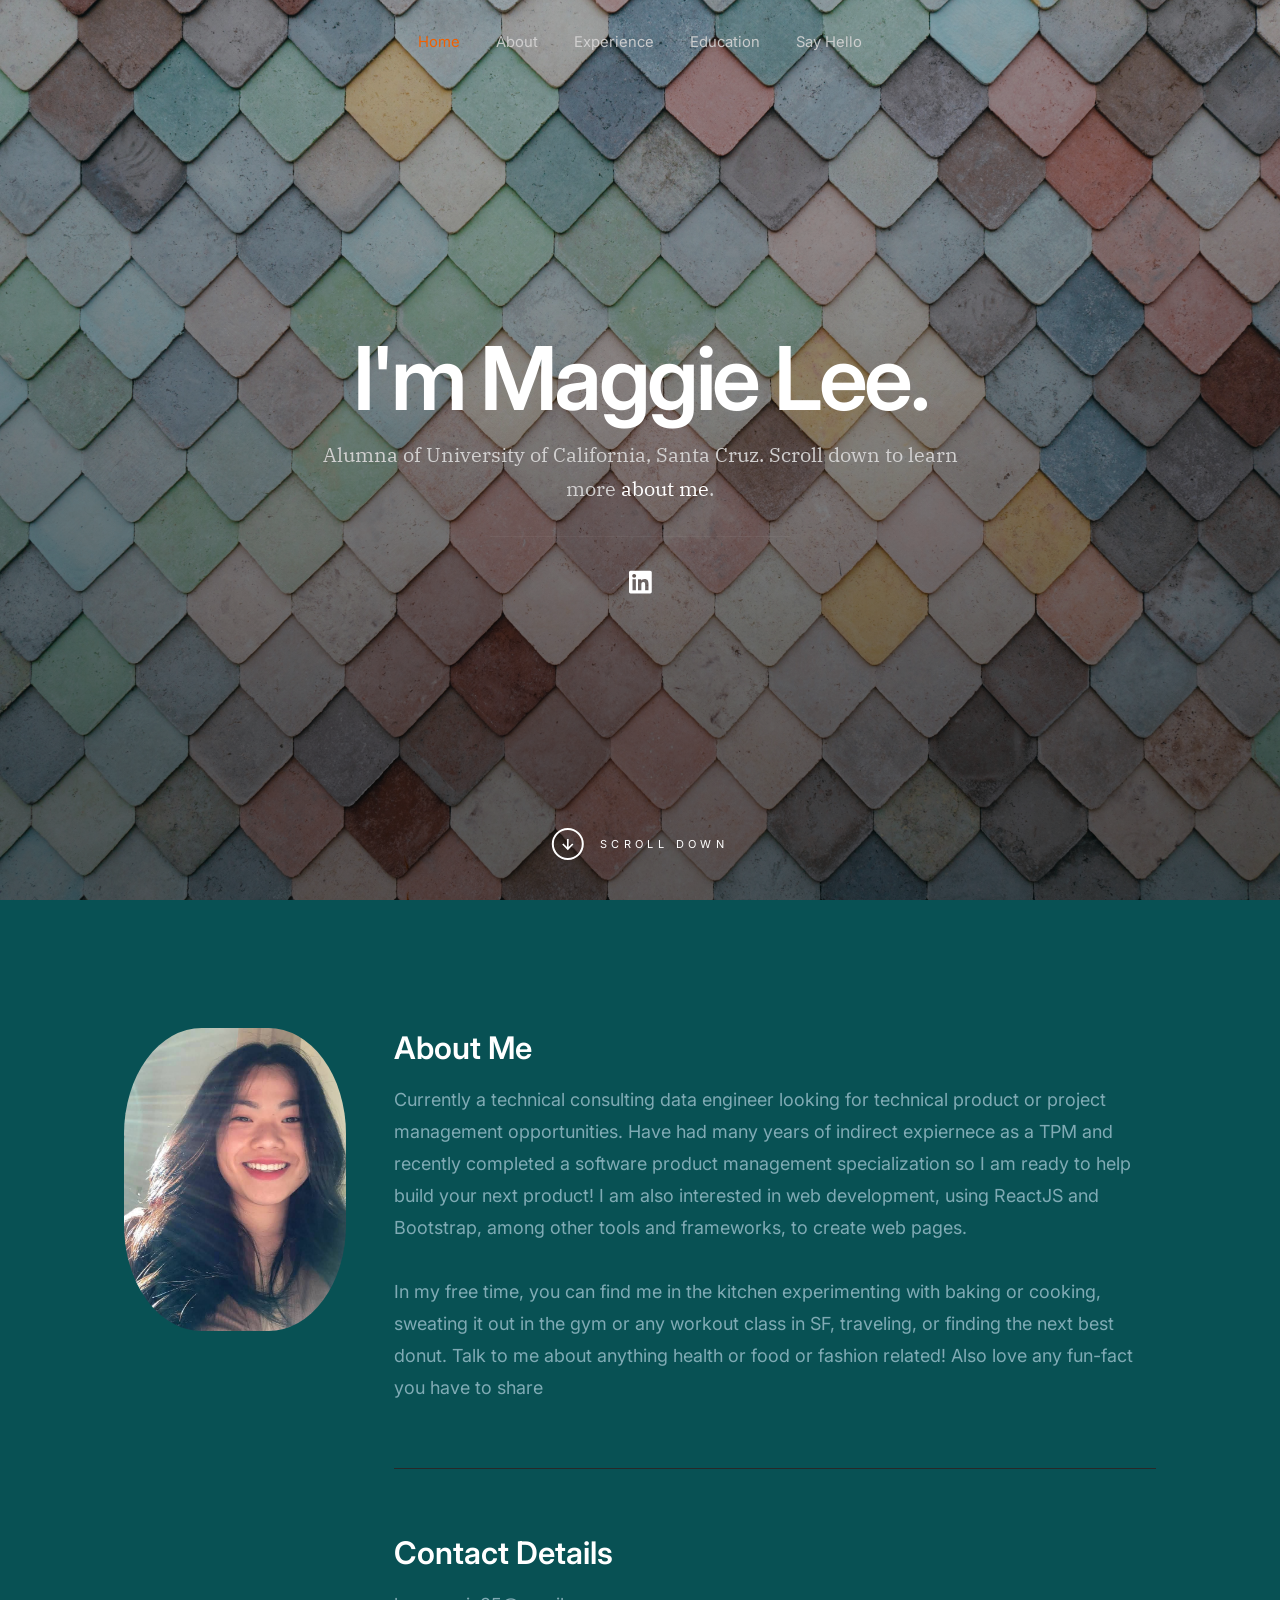
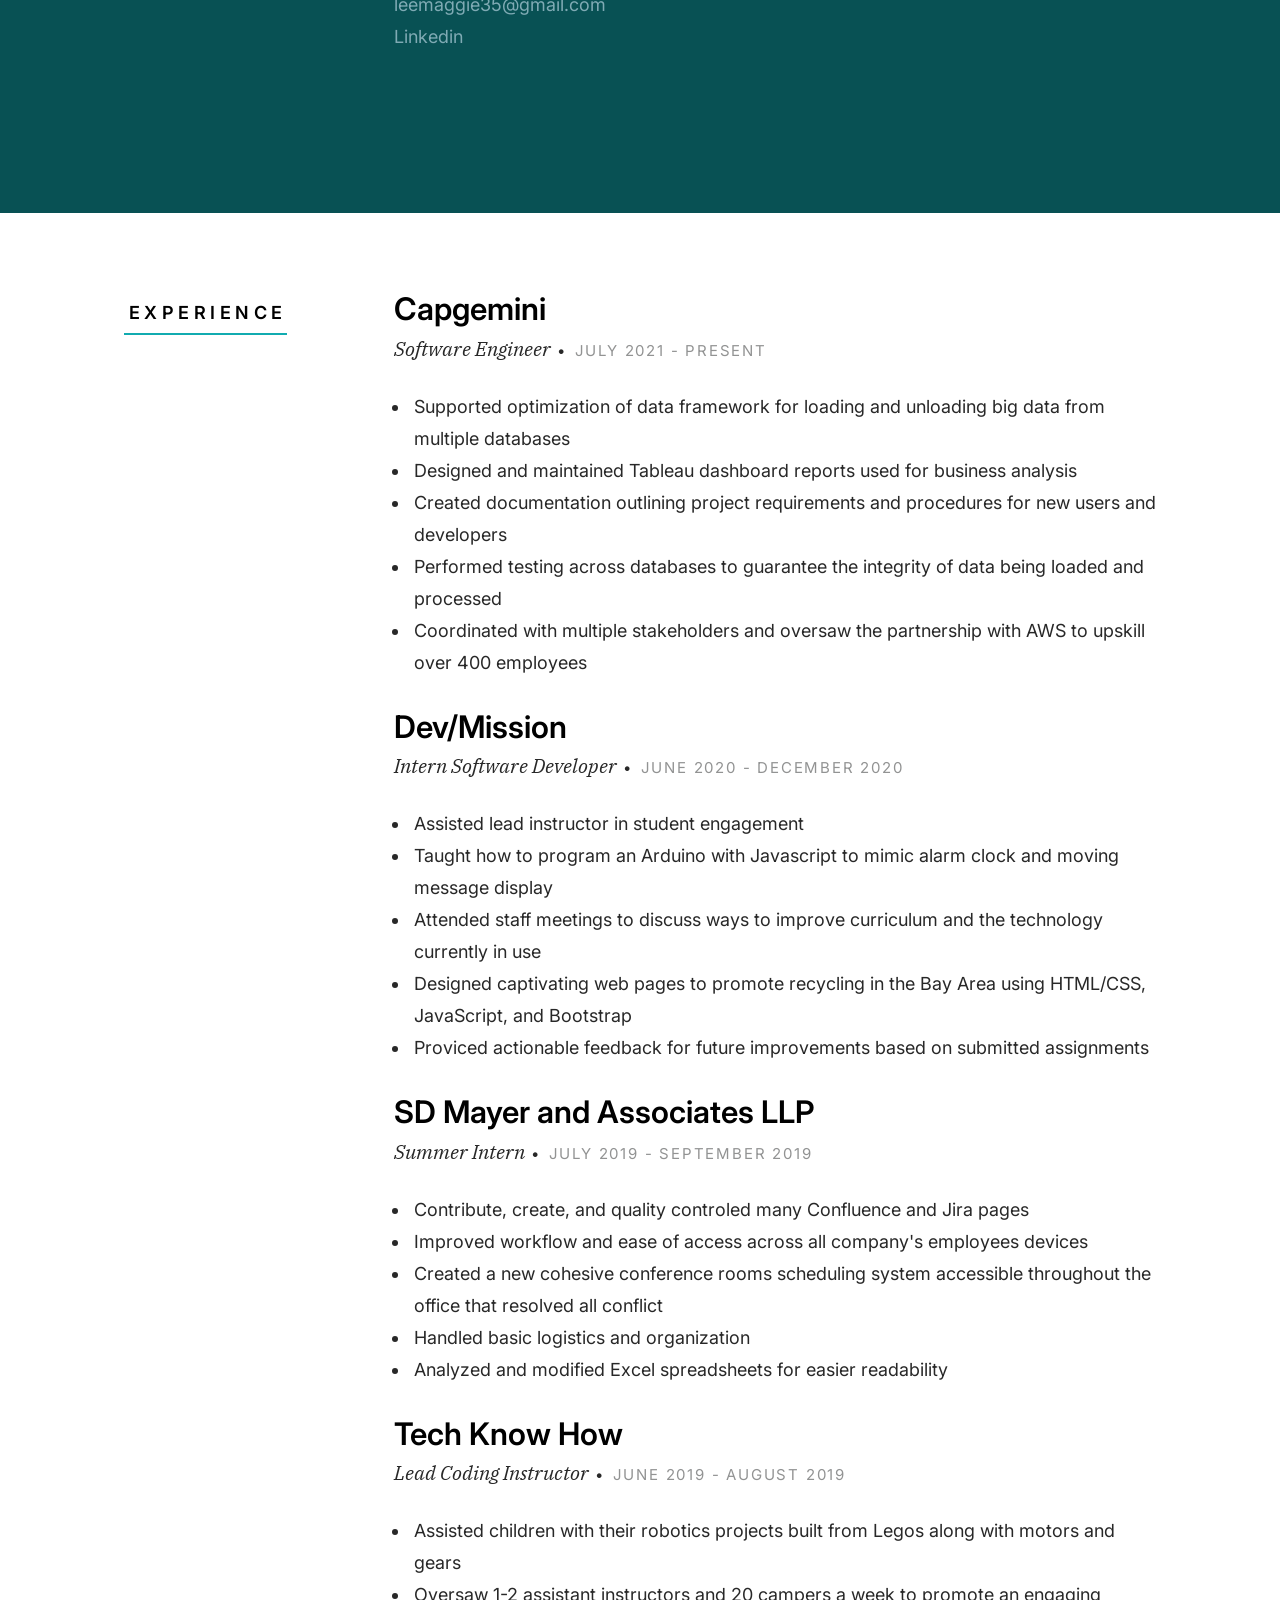
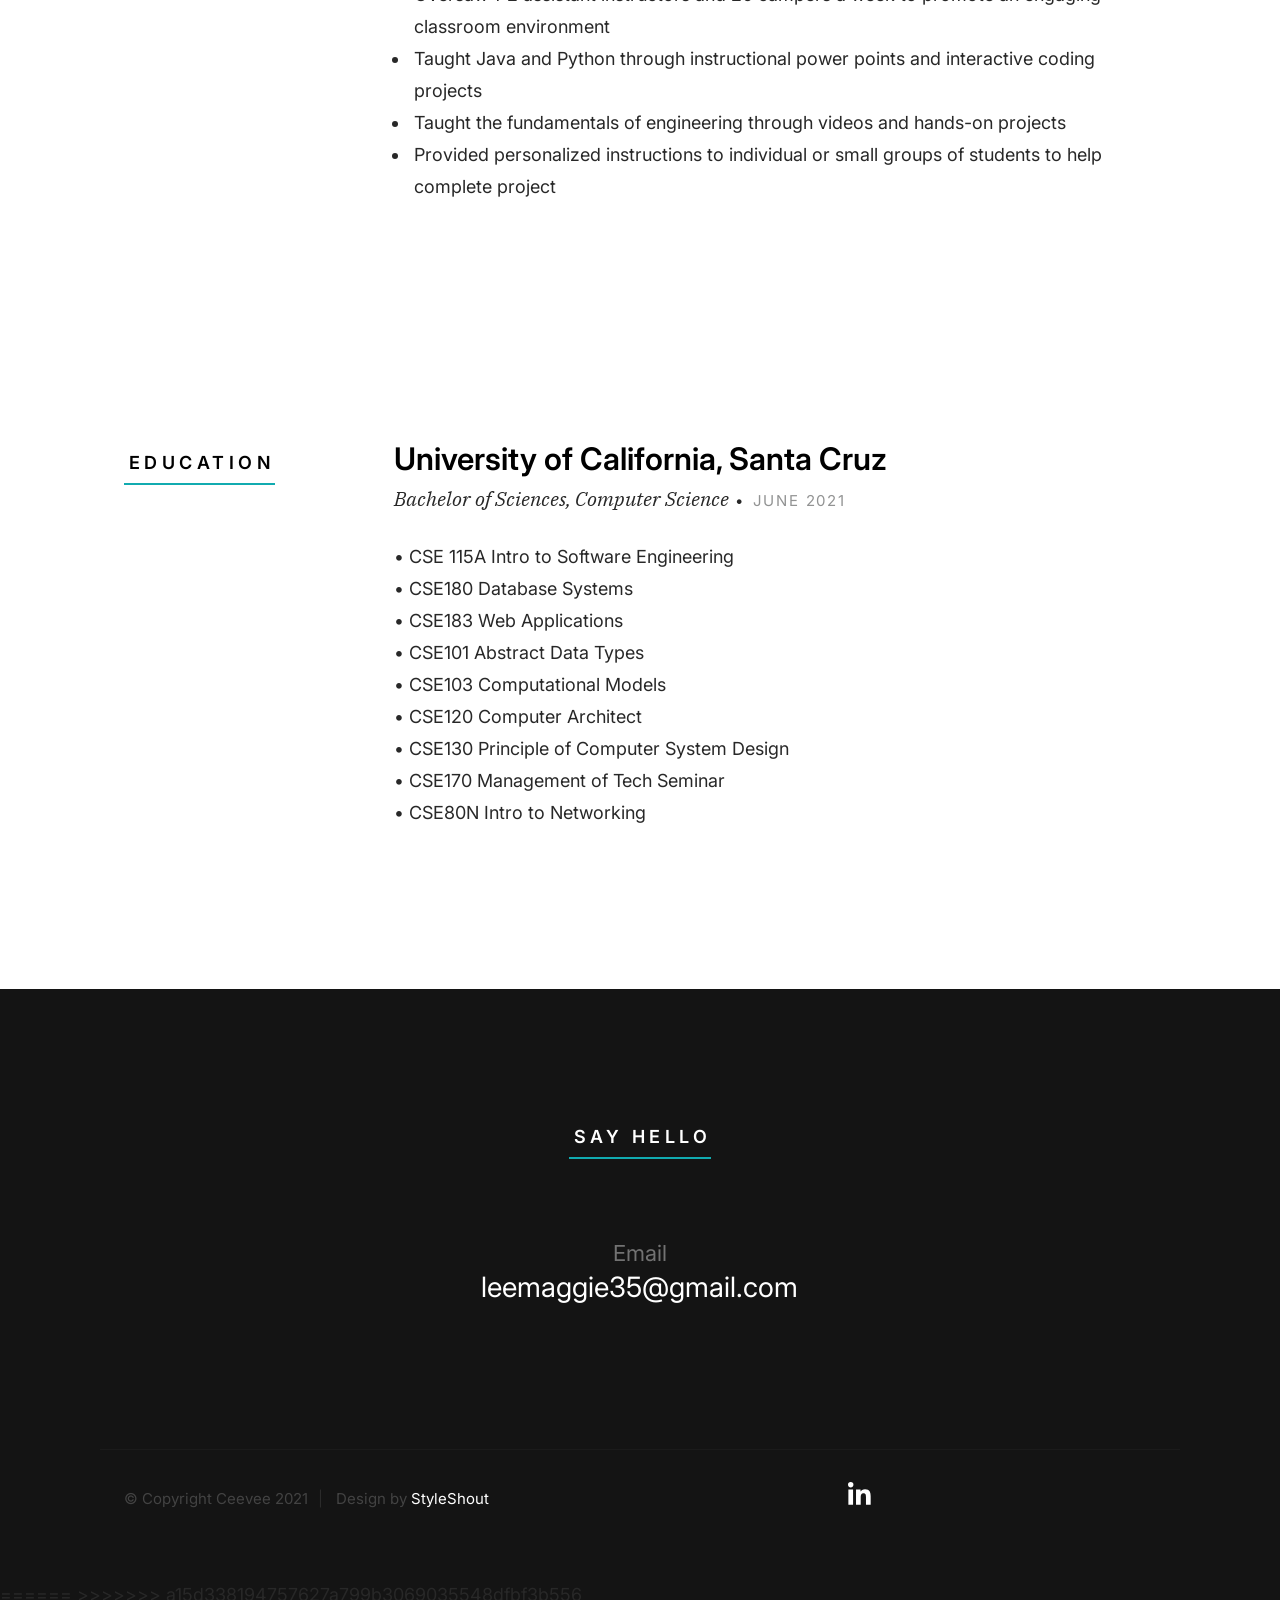
<file: index.html>
<!DOCTYPE html>
<html class="no-js" lang="en">
<head>

    <!--- basic page needs
    ================================================== -->
    <meta charset="utf-8">
    <title>Maggie</title>
    <meta name="description" content="Personal Website / Resume">
    <meta name="author" content="Maggie Lee">

    <!-- mobile specific metas
    ================================================== -->
    <meta name="viewport" content="width=device-width, initial-scale=1">

    <!-- CSS
    ================================================== -->
    <link rel="stylesheet" href="css/styles.css">
    <link rel="stylesheet" href="css/vendor.css">

    <!-- script
    ================================================== -->
    <script defer src="js/vendor/fontawesome/all.min.js"></script>

    <!-- favicons
    ================================================== -->
    <link rel="apple-touch-icon" sizes="180x180" href="apple-touch-icon.png">
    <link rel="icon" type="image/png" sizes="32x32" href="favicon-32x32.png">
    <link rel="icon" type="image/png" sizes="16x16" href="favicon-16x16.png">
    <link rel="manifest" href="site.webmanifest">

</head>

<body id="top" class="ss-preload">


    <!-- preloader
    ================================================== -->
    <div id="preloader">
        <div id="loader"></div>
    </div>


    <!-- header
    ================================================== -->
    <header class="s-header">
        <div class="row s-header__nav-wrap">
            <nav class="s-header__nav">
                <ul>
                    <li class="current"><a class="smoothscroll" href="#hero">Home</a></li>
                    <li><a class="smoothscroll" href="#about">About</a></li>
                    <li><a class="smoothscroll" href="#experience">Experience</a></li>
                    <li><a class="smoothscroll" href="#education">Education</a></li>
                    <li><a class="smoothscroll" href="#contact">Say Hello</a></li>
                </ul>
            </nav>
        </div> <!-- end row -->
        
        <a class="s-header__menu-toggle" href="#0" title="Menu">
            <span class="s-header__menu-icon"></span>
        </a>
    </header> <!-- end s-header -->


    <!-- hero
    ================================================== -->
    <section id="hero" class="s-hero target-section">

        <div class="s-hero__bg rellax" data-rellax-speed="-7"></div>

        <div class="row s-hero__content">
            <div class="column">

                <div class="s-hero__content-about">

                    <h1>I'm Maggie Lee.</h1>

                    <h3>
                    Alumna of University of California, Santa Cruz. Scroll down to learn more <a class="smoothscroll" href="#about">about me</a>.
                    </h3>

                    <div class="s-hero__content-social">
                        <!-- <a href="#0"><i class="fab fa-facebook-square" aria-hidden="true"></i></a>
                        <a href="#0"><i class="fab fa-twitter" aria-hidden="true"></i></a>
                        <a href="#0"><i class="fab fa-instagram" aria-hidden="true"></i></a>
                        <a href="#0"><i class="fab fa-dribbble" aria-hidden="true"></i></a>
                        <a href="#0"><i class="fab fa-behance" aria-hidden="true"></i></a> -->
                        <a href="https://www.linkedin.com/in/maggielee123/" target="_blank"><i class="fab fa-linkedin" aria-hidden="true"></i></a>
                    </div>

                </div> <!-- end s-hero__content-about -->

            </div>
        </div> <!-- s-hero__content -->

        <div class="s-hero__scroll">
            <a href="#about" class="s-hero__scroll-link smoothscroll">
                <span class="scroll-arrow">
                    <svg xmlns="http://www.w3.org/2000/svg" width="24" height="24" viewBox="0 0 24 24" style="fill:rgba(0, 0, 0, 1);transform:;-ms-filter:"><path d="M18.707 12.707L17.293 11.293 13 15.586 13 6 11 6 11 15.586 6.707 11.293 5.293 12.707 12 19.414z"></path></svg>
                </span>
                <span class="scroll-text">Scroll Down</span>
            </a>
        </div> <!-- s-hero__scroll -->

    </section> <!-- end s-hero -->


    <!-- about
    ================================================== -->
    <section id="about" class="s-about target-section">

        <div class="row">
            <div class="column large-3 tab-12">
                <img class="s-about__pic" src="images/avatars/linkedInProPic.JPG" alt="">
            </div>
            <div class="column large-9 tab-12 s-about__content">
                <h3>About Me</h3>
                <p>
                Currently a technical consulting data engineer looking for technical product or project management opportunities.
                Have had many years of indirect expiernece as a TPM and recently completed a software product management specialization
                so I am ready to help build your next product!
                
                I am also interested in web development, using ReactJS and Bootstrap, among other tools and frameworks,
                to create web pages. 

                <br><br>
                In my free time, you can find me in the kitchen experimenting with baking or cooking,
                sweating it out in the gym or any workout class in SF, traveling, or finding the next best donut.
                Talk to me about anything health or food or fashion related! Also love any fun-fact you have to share
                </p>

                <hr>

                <div class="row s-about__content-bottom">
                    <div class="column w-1000-stack">
                        <h3>Contact Details</h3>
    
                        <p>
                        <a href="mailto:leemaggie35@gmail.com" target="_blank">leemaggie35@gmail.com</a><br>
                        <a href="https://www.linkedin.com/in/maggielee123/" target="_blank">Linkedin</a>
                        </p>
                        
                    </div>
                    <!-- <div class="column w-1000-stack">
                        <a href="#0" class="btn btn--download">
                            <svg xmlns="http://www.w3.org/2000/svg" width="24" height="24" viewBox="0 0 24 24" style="fill:rgba(0, 0, 0, 1);transform:;-ms-filter:"><path d="M12 16L16 11 13 11 13 4 11 4 11 11 8 11z"></path><path d="M20,18H4v-7H2v7c0,1.103,0.897,2,2,2h16c1.103,0,2-0.897,2-2v-7h-2V18z"></path></svg>
                            Download CV
                        </a>
                    </div> -->
                </div>
            </div>
        </div> <!-- end row -->

    </section> <!-- end s-about -->


    <!-- resume
    ================================================== -->
    <section id="experience" class="s-resume target-section">
        
        <div class="row s-resume__section">
            <div class="column large-3 tab-12">
                <h3 class="section-header-allcaps">Experience</h3>
            </div>
            <div class="column large-9 tab-12">
                <div class="resume-block">

                    <div class="resume-block">

                        <div class="resume-block__header">
                            <h4 class="h3">Capgemini</h4>
                            <p class="resume-block__header-meta">
                                <span>Software Engineer</span> 
                                <span class="resume-block__header-date">
                                    July 2021 - Present
                                </span>
                            </p>
                        </div>
    
                        <ul>
                            <li> Supported optimization of data framework for loading and unloading big data from multiple databases
                            </li>
                            <li> Designed and maintained Tableau dashboard reports used for business analysis
                            </li>
                            <li>Created documentation outlining project requirements and procedures for new users and developers </li>
                            <li>Performed testing across databases to guarantee the integrity of data being loaded and processed
                            </li>
                            <li>Coordinated with multiple stakeholders and oversaw the partnership with AWS to upskill over 400 employees
                            </li>
                        </ul>
                    </div> <!-- end resume-block -->

                    <div class="resume-block__header">
                        <h4 class="h3">Dev/Mission</h4>
                        <p class="resume-block__header-meta">
                            <span>Intern Software Developer</span> 
                            <span class="resume-block__header-date">
                                June 2020 - December 2020
                            </span>
                        </p>
                    </div>

                    <ul>
                        <li>Assisted lead instructor in student engagement</li>
                        <li>Taught how to program an Arduino with Javascript to mimic alarm clock and moving message display</li>
                        <li>Attended staff meetings to discuss ways to improve
                            curriculum and the technology currently in use
                        </li>
                        <li>Designed captivating web pages to promote recycling in the Bay Area using HTML/CSS, JavaScript, and Bootstrap</li>
                        <li>Proviced actionable feedback for future improvements based on submitted assignments</li>
                    </ul>

                </div> <!-- end resume-block -->

                <div class="resume-block">

                    <div class="resume-block__header">
                        <h4 class="h3">SD Mayer and Associates LLP</h4>
                        <p class="resume-block__header-meta">
                            <span>Summer Intern</span> 
                            <span class="resume-block__header-date">
                                July 2019 - September 2019
                            </span>
                        </p>
                    </div>

                    <ul>
                        <li>Contribute, create, and quality controled many Confluence and Jira pages</li>
                        <li>Improved workflow and ease of access across all company's employees devices</li>
                        <li>Created a new cohesive conference rooms scheduling system accessible 
                            throughout the office that resolved all conflict </li>
                        <li>Handled basic logistics and organization</li>
                        <li>Analyzed and modified Excel spreadsheets for easier readability </li>
                    </ul>
                </div> <!-- end resume-block -->

                <div class="resume-block">

                    <div class="resume-block__header">
                        <h4 class="h3">Tech Know How</h4>
                        <p class="resume-block__header-meta">
                            <span>Lead Coding Instructor</span> 
                            <span class="resume-block__header-date">
                                June 2019 - August 2019
                            </span>
                        </p>
                    </div>

                    <ul>
                        <li>Assisted children with their robotics projects built from Legos along with motors and gears</li>
                        <li>Oversaw 1-2 assistant instructors and 20 campers a week to promote an engaging classroom environment
                        </li>
                        <li>Taught Java and Python through instructional power points and interactive coding projects
                        </li>
                        <li>Taught the fundamentals of engineering through videos and hands-on projects</li>
                        <li>Provided personalized instructions to individual or small groups of students to help complete project</li>
                    </ul>
                </div> <!-- end resume-block -->
            </div>
        </div> <!-- s-resume__section -->
    </section>

    <section id="education" class="s-resume target-section">

        <div class="row s-resume__section">
            <div class="column large-3 tab-12">
                <h3 class="section-header-allcaps">Education</h3>
            </div>
            <div class="column large-9 tab-12">
                <div class="resume-block">

                    <div class="resume-block__header">
                        <h4 class="h3">University of California, Santa Cruz</h4>
                        <p class="resume-block__header-meta">
                            <span>Bachelor of Sciences, Computer Science</span> 
                            <span class="resume-block__header-date">
                                June 2021
                            </span>
                        </p>
                    </div>

                    <p>
                    • CSE 115A Intro to Software Engineering <br> 
                    • CSE180 Database Systems <br>
                    • CSE183 Web Applications <br>
                    • CSE101 Abstract Data Types <br>
                    • CSE103 Computational Models <br>
                    • CSE120 Computer Architect <br>
                    • CSE130 Principle of Computer System Design <br>
                    • CSE170 Management of Tech Seminar<br>
                    • CSE80N Intro to Networking

                    </p>

                </div> <!-- end resume-block -->
            </div>
        </div> <!-- s-resume__section -->
    </section> 

    <!-- contact
    ================================================== -->
    <section id="contact" class="s-contact target-section">

        <div class="row s-contact__header">
            <div class="column large-12 ">
                <h3 class="section-header-allcaps">Say Hello</h3>
            </div>
        </div>

            <div class="align-center large-4 medium-12">

                <div class="row contact-infos">
                    <div class="column large-12 medium-6 tab-12">
                        <div class="contact-block">
                            <h5 class="contact-block__header">
                                Email
                            </h5>
                            <p class="contact-block__content">
                                <a class="mailtoui" href="mailto:leemaggie35@gmail.com">leemaggie35@gmail.com</a>
                            </p>
                        </div> <!-- end contact-block -->
                    </div>
                </div> <!-- end contact-infos -->

            </div>
        </div> <!-- s-contact__content -->

    </section> <!-- end s-contact -->
    

    <!-- footer
    ================================================== -->
    <footer class="s-footer">
        <div class="row">
            <div class="column large-4 medium-6 w-1000-stack s-footer__social-block">
                <ul class="s-footer__social">
                    <!-- <li><a href="#0"><i class="fab fa-facebook-f" aria-hidden="true"></i></a></li>
                    <li><a href="#0"><i class="fab fa-twitter" aria-hidden="true"></i></a></li>
                    <li><a href="#0"><i class="fab fa-instagram" aria-hidden="true"></i></a></li>
                    <li><a href="#0"><i class="fab fa-dribbble" aria-hidden="true"></i></a></li> -->
                    <li><a href="https://www.linkedin.com/in/maggielee123/" target="_blank"><i class="fab fa-linkedin-in" aria-hidden="true"></i></a></li>
                </ul>
            </div>

            <div class="column large-7 medium-6 w-1000-stack ss-copyright">
                <span>© Copyright Ceevee 2021</span> 
                <span>Design by <a href="https://www.styleshout.com/">StyleShout</a></span>
            </div>
        </div>

        <div class="ss-go-top">
            <a class="smoothscroll" title="Back to Top" href="#top">
                <svg xmlns="http://www.w3.org/2000/svg" viewBox="0 0 24 24"><path d="M6 4h12v2H6zm5 10v6h2v-6h5l-6-6-6 6z"/></svg>
             </a>
        </div> <!-- end ss-go-top -->
    </footer>


    <!-- Java Script
    ================================================== -->
    <script src="js/plugins.js"></script>
    <script src="js/main.js"></script>

</body>

======
<html lang="en">
<head>
    <meta charset="UTF-8">
    <meta name="viewport" content="width=device-width, initial-scale=1.0">
    <title>Maggie</title>
</head>
<body>
    
</body>
>>>>>>> a15d338194757627a799b3069035548dfbf3b556
</html>
</file>
<file: css/styles.css>
/* =================================================================== 
 * Ceevee Main Stylesheet
 * Template Ver. 2.0.0
 * 01-03-2021
 * ------------------------------------------------------------------
 *
 * TOC:
 * # settings and variables
 *      ## fonts
 *      ## colors
 *      ## vertical spacing and typescale
 *      ## grid variables
 * # normalize
 * # basic/base setup styles
 *      ## media
 *      ## typography resets
 *      ## links
 *      ## inputs
 * # Grid v3.0.0
 *      ## medium screen devices
 *      ## tablets
 *      ## mobile devices
 *      ## small mobile devices <= 400px
 * # block grids
 *      ## block grids - medium screen devices
 *      ## block grids - tablets
 *      ## block grids - mobile devices
 *      ## block grids - small mobile devices <= 400px
 * # MISC 
 * # custom grid, block grid STACK breakpoints
 * # base style overrides 
 *      ## links
 * # typography & general theme styles
 *      ## Lists
 *      ## responsive video container
 *      ## floated image
 *      ## tables
 *      ## spacing
 * # preloader
 *      ## page loaded
 * # forms 
 *      ## Style Placeholder Text
 * # buttons 
 * # additional components
 *      ## skillbars
 *      ## alert box
 *      ## pagination 
 * # common and reusable styles
 *      ## animation stuff 
 *      ## MailtoUI style overrides
 * # site header
 *      ## header nav
 *      ## mobile menu toggle 
 * # hero
 *      ## hero content
 *      ## hero social
 *      ## hero scrolldown
 *      ## animate intro content
 * # resume 
 *      ## resume block
 * # portfolio
 *      ## portfolio list
 *      ## modal popup
 * # CTA
 * # testimonials
 *      ## swiper style overrides
 *      ## testimonial slider 
 * # contact
 *      ## contact block
 * # footer
 *      ## footer social
 *      ## copyright
 *      ## go top
 *
 * ------------------------------------------------------------------ */


/* ===================================================================
 * # settings and variables
 *
 * ------------------------------------------------------------------- */

/* ------------------------------------------------------------------- 
 * ## fonts
 * ------------------------------------------------------------------- */
@import url("https://fonts.googleapis.com/css2?family=IBM+Plex+Serif:ital,wght@0,300;0,400;0,500;0,600;0,700;1,200;1,300;1,400;1,500;1,600&family=Inter:wght@300;400;500;600;700&display=swap");
:root {
    --font-1: "Inter", sans-serif;
    --font-2: "IBM Plex Serif", serif;
    /* monospace
     */
    --font-mono: Consolas, "Andale Mono", Courier, "Courier New", monospace;
}

/* ------------------------------------------------------------------- 
 * ## colors
 * ------------------------------------------------------------------- */
:root {
    /* color-1(#11ABB0)
     * color-2(#F06000)
     */
    --color-1: hsla(182, 82%, 38%, 1);
    --color-2: hsla(24, 100%, 47%, 1);

    /* theme color variations
     */
    --color-1-lighter: hsla(182, 82%, 58%, 1);
    --color-1-light  : hsla(182, 82%, 48%, 1);
    --color-1-dark   : hsla(182, 82%, 28%, 1);
    --color-1-darker : hsla(182, 82%, 18%, 1);
    --color-2-lighter: hsla(24, 100%, 67%, 1);
    --color-2-light  : hsla(24, 100%, 57%, 1);
    --color-2-dark   : hsla(24, 100%, 37%, 1);
    --color-2-darker : hsla(24, 100%, 27%, 1);

    /* feedback colors
     * color-error(#ffd1d2), color-success(#c8e675), 
     * color-info(#d7ecfb), color-notice(#fff099)
     */
    --color-error          : hsla(359, 100%, 91%, 1);
    --color-success        : hsla(76, 69%, 68%, 1);
    --color-info           : hsla(205, 82%, 91%, 1);
    --color-notice         : hsla(51, 100%, 80%, 1);
    --color-error-content  : hsla(359, 50%, 50%, 1);
    --color-success-content: hsla(76, 29%, 28%, 1);
    --color-info-content   : hsla(205, 32%, 31%, 1);
    --color-notice-content : hsla(51, 30%, 30%, 1);

    /* shades 
     * generated using 
     * Tint & Shade Generator 
     * (https://maketintsandshades.com/)
     */
    --color-black  : #000000;
    --color-gray-19: #0a0a0a;
    --color-gray-18: #141414;
    --color-gray-17: #1e1e1e;
    --color-gray-16: #282828;
    --color-gray-15: #323333;
    --color-gray-14: #3b3d3d;
    --color-gray-13: #454747;
    --color-gray-12: #4f5151;
    --color-gray-11: #595b5b;
    --color-gray-10: #636565;
    --color-gray-9 : #737474;
    --color-gray-8 : #828484;
    --color-gray-7 : #929393;
    --color-gray-6 : #a1a3a3;
    --color-gray-5 : #b1b2b2;
    --color-gray-4 : #c1c1c1;
    --color-gray-3 : #d0d1d1;
    --color-gray-2 : #e0e0e0;
    --color-gray-1 : #eff0f0;
    --color-white  : #ffffff;

    /* text
     */
    --color-text       : var(--color-gray-16);
    --color-text-dark  : var(--color-black);
    --color-text-light : var(--color-gray-7);
    --color-placeholder: var(--color-gray-7);

    /* buttons
     */
    --color-btn                   : var(--color-gray-3);
    --color-btn-text              : var(--color-black);
    --color-btn-hover             : var(--color-black);
    --color-btn-hover-text        : var(--color-white);
    --color-btn-primary           : var(--color-1);
    --color-btn-primary-text      : var(--color-white);
    --color-btn-primary-hover     : var(--color-2);
    --color-btn-primary-hover-text: var(--color-white);
    --color-btn-stroke            : var(--color-black);
    --color-btn-stroke-text       : var(--color-black);
    --color-btn-stroke-hover      : var(--color-black);
    --color-btn-stroke-hover-text : var(--color-white);

    /* others
     */
    --color-bg     : var(--color-gray-18);
    --color-border : var(--color-gray-2);
    --border-radius: 5px;
}

/* ------------------------------------------------------------------- 
 * ## vertical spacing and typescale
 * ------------------------------------------------------------------- */
:root {

    /* spacing
     * base font size: 18px 
     * vertical space unit : 32px
     */
    --base-size: 62.5%;
    --base-font-size: 1.8rem;
    --space: 3.2rem;

    /* vertical spacing 
     */
    --vspace-0_125: calc(0.125 * var(--space));
    --vspace-0_25 : calc(0.25 * var(--space));
    --vspace-0_5  : calc(0.5 * var(--space));
    --vspace-0_75 : calc(0.75 * var(--space));
    --vspace-0_875: calc(0.875 * var(--space));
    --vspace-1    : calc(var(--space));
    --vspace-1_25 : calc(1.25 * var(--space));
    --vspace-1_5  : calc(1.5 * var(--space));
    --vspace-1_75 : calc(1.75 * var(--space));
    --vspace-2    : calc(2 * var(--space));
    --vspace-2_5  : calc(2.5 * var(--space));
    --vspace-3    : calc(3 * var(--space));
    --vspace-3_5  : calc(3.5 * var(--space));
    --vspace-4    : calc(4 * var(--space));
    --vspace-4_5  : calc(4.5 * var(--space));
    --vspace-5    : calc(5 * var(--space));

    /* type scale
     * ratio 1:2 | base: 18px
     * -------------------------------------------------------
     *
     * --text-display-3 = (77.40px)
     * --text-display-2 = (64.50px)
     * --text-display-1 = (53.75px)
     * --text-xxxl      = (44.79px)
     * --text-xxl       = (37.32px)
     * --text-xl        = (31.10px)
     * --text-lg        = (25.92px)
     * --text-md        = (21.60px)
     * --text-size      = (18.00px) BASE
     * --text-sm        = (15.00px)
     * --text-xs        = (12.50px)
     *
     * -------------------------------------------------------
     */
    --text-scale-ratio: 1.2;
    --text-size       : var(--base-font-size);
    --text-xs         : calc((var(--text-size) / var(--text-scale-ratio)) / var(--text-scale-ratio));
    --text-sm         : calc(var(--text-xs) * var(--text-scale-ratio));
    --text-md         : calc(var(--text-sm) * var(--text-scale-ratio) * var(--text-scale-ratio));
    --text-lg         : calc(var(--text-md) * var(--text-scale-ratio));
    --text-xl         : calc(var(--text-lg) * var(--text-scale-ratio));
    --text-xxl        : calc(var(--text-xl) * var(--text-scale-ratio));
    --text-xxxl       : calc(var(--text-xxl) * var(--text-scale-ratio));
    --text-display-1  : calc(var(--text-xxxl) * var(--text-scale-ratio));
    --text-display-2  : calc(var(--text-display-1) * var(--text-scale-ratio));
    --text-display-3  : calc(var(--text-display-2) * var(--text-scale-ratio));

    /* default button height
     */
    --vspace-btn: var(--vspace-2);
}

/* on mobile devices below 600px
 */
@media screen and (max-width: 600px) {
    :root {
        --base-font-size: 1.6rem;
        --space: 2.8rem;
    }
}

/* ------------------------------------------------------------------- 
 * ## grid variables
 * ------------------------------------------------------------------- */
:root {

    /* widths for rows and containers
     */
    --width-full    : 100%;
    --width-max     : 1080px;
    --width-wide    : 1400px;
    --width-wider   : 1600px;
    --width-widest  : 1800px;
    --width-narrow  : 800px;
    --width-narrower: 600px;
    --width-grid-max: var(--width-max);

    /* gutters
     */
    --gutter-lg : 2.4rem;
    --gutter-md : 2rem;
    --gutter-mob: 1rem;
}


/* ==========================================================================
 * # normalize
 * normalize.css v8.0.1 | MIT License |
 * github.com/necolas/normalize.css
 *
 * -------------------------------------------------------------------------- */

/* ------------------------------------------------------------------- 
 * ## document
 * ------------------------------------------------------------------- */

/* 1. Correct the line height in all browsers.
 * 2. Prevent adjustments of font size after orientation changes in iOS.*/

html {
    line-height: 1.15;
    /* 1 */
    -webkit-text-size-adjust: 100%;
    /* 2 */
}

/* ------------------------------------------------------------------- 
 * ## sections
 * ------------------------------------------------------------------- */

/* Remove the margin in all browsers. */

body {
    margin: 0;
}

/* Render the `main` element consistently in IE. */

main {
    display: block;
}

/* Correct the font size and margin on `h1` elements within `section` and
 * `article` contexts in Chrome, Firefox, and Safari. */

h1 {
    font-size: 2em;
    margin: 0.67em 0;
}

/* ------------------------------------------------------------------- 
 * ## grouping
 * ------------------------------------------------------------------- */

/* 1. Add the correct box sizing in Firefox.
 * 2. Show the overflow in Edge and IE. */

hr {
    -webkit-box-sizing: content-box;
    box-sizing: content-box;
    /* 1 */
    height: 0;
    /* 1 */
    overflow: visible;
    /* 2 */
}

/* 1. Correct the inheritance and scaling of font size in all browsers.
 * 2. Correct the odd `em` font sizing in all browsers. */

pre {
    font-family: monospace, monospace;
    /* 1 */
    font-size: 1em;
    /* 2 */
}

/* ------------------------------------------------------------------- 
 * ## text-level semantics
 * ------------------------------------------------------------------- */

/* Remove the gray background on active links in IE 10. */

a {
    background-color: transparent;
}

/* 1. Remove the bottom border in Chrome 57-
 * 2. Add the correct text decoration in Chrome, Edge, IE, Opera, and Safari. */

abbr[title] {
    border-bottom: none;
    /* 1 */
    text-decoration: underline;
    /* 2 */
    -webkit-text-decoration: underline dotted;
    text-decoration: underline dotted;
    /* 2 */
}

/* Add the correct font weight in Chrome, Edge, and Safari. */

b, strong {
    font-weight: bolder;
}

/* 1. Correct the inheritance and scaling of font size in all browsers.
 * 2. Correct the odd `em` font sizing in all browsers. */

code, kbd, samp {
    font-family: monospace, monospace;
    /* 1 */
    font-size: 1em;
    /* 2 */
}

/* Add the correct font size in all browsers. */

small {
    font-size: 80%;
}

/* Prevent `sub` and `sup` elements from affecting the line height in
 * all browsers. */

sub, sup {
    font-size: 75%;
    line-height: 0;
    position: relative;
    vertical-align: baseline;
}

sub {
    bottom: -0.25em;
}

sup {
    top: -0.5em;
}

/* ------------------------------------------------------------------- 
 * ## embedded content
 * ------------------------------------------------------------------- */

/* Remove the border on images inside links in IE 10. */

img {
    border-style: none;
}

/* ------------------------------------------------------------------- 
 * ## forms
 * ------------------------------------------------------------------- */

/* 1. Change the font styles in all browsers.
 * 2. Remove the margin in Firefox and Safari. */

button, input, optgroup, select, textarea {
    font-family: inherit;
    /* 1 */
    font-size: 100%;
    /* 1 */
    line-height: 1.15;
    /* 1 */
    margin: 0;
    /* 2 */
}

/* Show the overflow in IE.
 * 1. Show the overflow in Edge. */

button, input {
    /* 1 */
    overflow: visible;
}

/* Remove the inheritance of text transform in Edge, Firefox, and IE.
 * 1. Remove the inheritance of text transform in Firefox. */

button, select {
    /* 1 */
    text-transform: none;
}

/* Correct the inability to style clickable types in iOS and Safari. */

button, [type="button"], [type="reset"], [type="submit"] {
    -webkit-appearance: button;
}

/* Remove the inner border and padding in Firefox. */

button::-moz-focus-inner, [type="button"]::-moz-focus-inner, [type="reset"]::-moz-focus-inner, [type="submit"]::-moz-focus-inner {
    border-style: none;
    padding: 0;
}

/* Restore the focus styles unset by the previous rule. */

button:-moz-focusring, [type="button"]:-moz-focusring, [type="reset"]:-moz-focusring, [type="submit"]:-moz-focusring {
    outline: 1px dotted ButtonText;
}

/* Correct the padding in Firefox. */

fieldset {
    padding: 0.35em 0.75em 0.625em;
}

/* 1. Correct the text wrapping in Edge and IE.
 * 2. Correct the color inheritance from `fieldset` elements in IE.
 * 3. Remove the padding so developers are not caught out when they zero out
 *    `fieldset` elements in all browsers. */

legend {
    -webkit-box-sizing: border-box;
    box-sizing: border-box;
    /* 1 */
    color: inherit;
    /* 2 */
    display: table;
    /* 1 */
    max-width: 100%;
    /* 1 */
    padding: 0;
    /* 3 */
    white-space: normal;
    /* 1 */
}

/* Add the correct vertical alignment in Chrome, Firefox, and Opera. */

progress {
    vertical-align: baseline;
}

/* Remove the default vertical scrollbar in IE 10+. */

textarea {
    overflow: auto;
}

/* 1. Add the correct box sizing in IE 10.
 * 2. Remove the padding in IE 10. */

[type="checkbox"], [type="radio"] {
    -webkit-box-sizing: border-box;
    box-sizing: border-box;
    /* 1 */
    padding: 0;
    /* 2 */
}

/* Correct the cursor style of increment and decrement buttons in Chrome. */

[type="number"]::-webkit-inner-spin-button, [type="number"]::-webkit-outer-spin-button {
    height: auto;
}

/* 1. Correct the odd appearance in Chrome and Safari.
 * 2. Correct the outline style in Safari. */

[type="search"] {
    -webkit-appearance: textfield;
    /* 1 */
    outline-offset: -2px;
    /* 2 */
}

/* Remove the inner padding in Chrome and Safari on macOS. */

[type="search"]::-webkit-search-decoration {
    -webkit-appearance: none;
}

/* 1. Correct the inability to style clickable types in iOS and Safari.
 * 2. Change font properties to `inherit` in Safari. */

::-webkit-file-upload-button {
    -webkit-appearance: button;
    /* 1 */
    font: inherit;
    /* 2 */
}

/* ------------------------------------------------------------------- 
 * ## interactive
 * ------------------------------------------------------------------- */

/* Add the correct display in Edge, IE 10+, and Firefox. */

details {
    display: block;
}

/* Add the correct display in all browsers. */

summary {
    display: list-item;
}

/* ------------------------------------------------------------------- 
 * ## misc
 * ------------------------------------------------------------------- */

/* Add the correct display in IE 10+. */

template {
    display: none;
}

/* Add the correct display in IE 10. */

[hidden] {
    display: none;
}


/* ===================================================================
 * # basic/base setup styles
 *
 * ------------------------------------------------------------------- */
html {
    font-size: 62.5%;
    -webkit-box-sizing: border-box;
    box-sizing: border-box;
}

*, *::before, *::after {
    -webkit-box-sizing: inherit;
    box-sizing: inherit;
}

body {
    font-weight: normal;
    line-height: 1;
    word-wrap: break-word;
    -moz-font-smoothing: grayscale;
    -moz-osx-font-smoothing: grayscale;
    -webkit-font-smoothing: antialiased;
    -webkit-overflow-scrolling: touch;
    -webkit-text-size-adjust: none;
}

/* ------------------------------------------------------------------- 
 * ## media
 * ------------------------------------------------------------------- */
svg, img, video embed, iframe, object {
    max-width: 100%;
    height: auto;
}

/* ------------------------------------------------------------------- 
 * ## typography resets
 * ------------------------------------------------------------------- */
div, dl, dt, dd, ul, ol, li, h1, h2, h3, h4, h5, h6, pre, form, p, blockquote, th, td {
    margin: 0;
    padding: 0;
}

p {
    font-size: inherit;
    text-rendering: optimizeLegibility;
}

em, i {
    font-style: italic;
    line-height: inherit;
}

strong, b {
    font-weight: bold;
    line-height: inherit;
}

small {
    font-size: 60%;
    line-height: inherit;
}

ol, ul {
    list-style: none;
}

li {
    display: block;
}

/* ------------------------------------------------------------------- 
 * ## links
 * ------------------------------------------------------------------- */
a {
    text-decoration: none;
    line-height: inherit;
}

a img {
    border: none;
}

/* ------------------------------------------------------------------- 
 * ## inputs
 * ------------------------------------------------------------------- */
fieldset {
    margin: 0;
    padding: 0;
}

input[type="email"], 
input[type="number"], 
input[type="search"], 
input[type="text"], 
input[type="tel"], 
input[type="url"], 
input[type="password"], textarea {
    -webkit-appearance: none;
    -moz-appearance: none;
    appearance: none;
}


/* ===================================================================
 * # Grid v3.0.0
 *
 *   -----------------------------------------------------------------
 * - Grid breakpoints are based on MAXIMUM WIDTH media queries, 
 *   meaning they apply to that one breakpoint and ALL THOSE BELOW IT.
 * - Grid columns without a specified width will automatically layout 
 *   as equal width columns.
 * ------------------------------------------------------------------- */

/* rows
 * ------------------------------------- */
.row {
    width: 92%;
    max-width: var(--width-grid-max);
    margin: 0 auto;
    display: -ms-flexbox;
    display: -webkit-box;
    display: flex;
    -ms-flex-flow: row wrap;
    -webkit-box-orient: horizontal;
    -webkit-box-direction: normal;
    flex-flow: row wrap;
}

.row .row {
    width: auto;
    max-width: none;
    margin-left: calc(var(--gutter-lg) * -1);
    margin-right: calc(var(--gutter-lg) * -1);
}

/* columns
 * -------------------------------------- */
.column {
    -ms-flex: 1 1 0%;
    -webkit-box-flex: 1;
    flex: 1 1 0%;
    padding: 0 var(--gutter-lg);
}

.collapse>.column, .column.collapse {
    padding: 0;
}

/* flex row containers utility classes
 */
.row.row-wrap {
    -ms-flex-wrap: wrap;
    flex-wrap: wrap;
}

.row.row-nowrap {
    -ms-flex-wrap: none;
    flex-wrap: nowrap;
}

.row.row-y-top {
    -ms-flex-align: start;
    -webkit-box-align: start;
    align-items: flex-start;
}

.row.row-y-bottom {
    -ms-flex-align: end;
    -webkit-box-align: end;
    align-items: flex-end;
}

.row.row-y-center {
    -ms-flex-align: center;
    -webkit-box-align: center;
    align-items: center;
}

.row.row-stretch {
    -ms-flex-align: stretch;
    -webkit-box-align: stretch;
    align-items: stretch;
}

.row.row-baseline {
    -ms-flex-align: baseline;
    -webkit-box-align: baseline;
    align-items: baseline;
}

.row.row-x-left {
    -ms-flex-pack: start;
    -webkit-box-pack: start;
    justify-content: flex-start;
}

.row.row-x-right {
    -ms-flex-pack: end;
    -webkit-box-pack: end;
    justify-content: flex-end;
}

.row.row-x-center {
    -ms-flex-pack: center;
    -webkit-box-pack: center;
    justify-content: center;
}

/* flex item utility alignment classes
 */
.align-center {
    margin: auto;
    -webkit-align-self: center;
    -ms-flex-item-align: center;
    -ms-grid-row-align: center;
    align-self: center;
}

.align-left {
    margin-right: auto;
    -webkit-align-self: center;
    -ms-flex-item-align: center;
    -ms-grid-row-align: center;
    align-self: center;
}

.align-right {
    margin-left: auto;
    -webkit-align-self: center;
    -ms-flex-item-align: center;
    -ms-grid-row-align: center;
    align-self: center;
}

.align-x-center {
    margin-right: auto;
    margin-left: auto;
}

.align-x-left {
    margin-right: auto;
}

.align-x-right {
    margin-left: auto;
}

.align-y-center {
    -webkit-align-self: center;
    -ms-flex-item-align: center;
    -ms-grid-row-align: center;
    align-self: center;
}

.align-y-top {
    -webkit-align-self: flex-start;
    -ms-flex-item-align: start;
    align-self: flex-start;
}

.align-y-bottom {
    -webkit-align-self: flex-end;
    -ms-flex-item-align: end;
    align-self: flex-end;
}

/* large screen column widths 
 */
.large-1 {
    -ms-flex: 0 0 8.33333%;
    -webkit-box-flex: 0;
    flex: 0 0 8.33333%;
    max-width: 8.33333%;
}

.large-2 {
    -ms-flex: 0 0 16.66667%;
    -webkit-box-flex: 0;
    flex: 0 0 16.66667%;
    max-width: 16.66667%;
}

.large-3 {
    -ms-flex: 0 0 25%;
    -webkit-box-flex: 0;
    flex: 0 0 25%;
    max-width: 25%;
}

.large-4 {
    -ms-flex: 0 0 33.33333%;
    -webkit-box-flex: 0;
    flex: 0 0 33.33333%;
    max-width: 33.33333%;
}

.large-5 {
    -ms-flex: 0 0 41.66667%;
    -webkit-box-flex: 0;
    flex: 0 0 41.66667%;
    max-width: 41.66667%;
}

.large-6 {
    -ms-flex: 0 0 50%;
    -webkit-box-flex: 0;
    flex: 0 0 50%;
    max-width: 50%;
}

.large-7 {
    -ms-flex: 0 0 58.33333%;
    -webkit-box-flex: 0;
    flex: 0 0 58.33333%;
    max-width: 58.33333%;
}

.large-8 {
    -ms-flex: 0 0 66.66667%;
    -webkit-box-flex: 0;
    flex: 0 0 66.66667%;
    max-width: 66.66667%;
}

.large-9 {
    -ms-flex: 0 0 75%;
    -webkit-box-flex: 0;
    flex: 0 0 75%;
    max-width: 75%;
}

.large-10 {
    -ms-flex: 0 0 83.33333%;
    -webkit-box-flex: 0;
    flex: 0 0 83.33333%;
    max-width: 83.33333%;
}

.large-11 {
    -ms-flex: 0 0 91.66667%;
    -webkit-box-flex: 0;
    flex: 0 0 91.66667%;
    max-width: 91.66667%;
}

.large-12 {
    -ms-flex: 0 0 100%;
    -webkit-box-flex: 0;
    flex: 0 0 100%;
    max-width: 100%;
}

/* ------------------------------------------------------------------- 
 * ## medium screen devices
 * ------------------------------------------------------------------- */
@media screen and (max-width: 1200px) {
    .row .row {
        margin-left: calc(var(--gutter-md) * -1);
        margin-right: calc(var(--gutter-md) * -1);
    }
    .column {
        padding: 0 var(--gutter-md);
    }
    .medium-1 {
        -ms-flex: 0 0 8.33333%;
        -webkit-box-flex: 0;
        flex: 0 0 8.33333%;
        max-width: 8.33333%;
    }
    .medium-2 {
        -ms-flex: 0 0 16.66667%;
        -webkit-box-flex: 0;
        flex: 0 0 16.66667%;
        max-width: 16.66667%;
    }
    .medium-3 {
        -ms-flex: 0 0 25%;
        -webkit-box-flex: 0;
        flex: 0 0 25%;
        max-width: 25%;
    }
    .medium-4 {
        -ms-flex: 0 0 33.33333%;
        -webkit-box-flex: 0;
        flex: 0 0 33.33333%;
        max-width: 33.33333%;
    }
    .medium-5 {
        -ms-flex: 0 0 41.66667%;
        -webkit-box-flex: 0;
        flex: 0 0 41.66667%;
        max-width: 41.66667%;
    }
    .medium-6 {
        -ms-flex: 0 0 50%;
        -webkit-box-flex: 0;
        flex: 0 0 50%;
        max-width: 50%;
    }
    .medium-7 {
        -ms-flex: 0 0 58.33333%;
        -webkit-box-flex: 0;
        flex: 0 0 58.33333%;
        max-width: 58.33333%;
    }
    .medium-8 {
        -ms-flex: 0 0 66.66667%;
        -webkit-box-flex: 0;
        flex: 0 0 66.66667%;
        max-width: 66.66667%;
    }
    .medium-9 {
        -ms-flex: 0 0 75%;
        -webkit-box-flex: 0;
        flex: 0 0 75%;
        max-width: 75%;
    }
    .medium-10 {
        -ms-flex: 0 0 83.33333%;
        -webkit-box-flex: 0;
        flex: 0 0 83.33333%;
        max-width: 83.33333%;
    }
    .medium-11 {
        -ms-flex: 0 0 91.66667%;
        -webkit-box-flex: 0;
        flex: 0 0 91.66667%;
        max-width: 91.66667%;
    }
    .medium-12 {
        -ms-flex: 0 0 100%;
        -webkit-box-flex: 0;
        flex: 0 0 100%;
        max-width: 100%;
    }
}

/* ------------------------------------------------------------------- 
 * ## tablets
 * ------------------------------------------------------------------- */
@media screen and (max-width: 800px) {
    .row {
        width: 90%;
    }
    .tab-1 {
        -ms-flex: 0 0 8.33333%;
        -webkit-box-flex: 0;
        flex: 0 0 8.33333%;
        max-width: 8.33333%;
    }
    .tab-2 {
        -ms-flex: 0 0 16.66667%;
        -webkit-box-flex: 0;
        flex: 0 0 16.66667%;
        max-width: 16.66667%;
    }
    .tab-3 {
        -ms-flex: 0 0 25%;
        -webkit-box-flex: 0;
        flex: 0 0 25%;
        max-width: 25%;
    }
    .tab-4 {
        -ms-flex: 0 0 33.33333%;
        -webkit-box-flex: 0;
        flex: 0 0 33.33333%;
        max-width: 33.33333%;
    }
    .tab-5 {
        -ms-flex: 0 0 41.66667%;
        -webkit-box-flex: 0;
        flex: 0 0 41.66667%;
        max-width: 41.66667%;
    }
    .tab-6 {
        -ms-flex: 0 0 50%;
        -webkit-box-flex: 0;
        flex: 0 0 50%;
        max-width: 50%;
    }
    .tab-7 {
        -ms-flex: 0 0 58.33333%;
        -webkit-box-flex: 0;
        flex: 0 0 58.33333%;
        max-width: 58.33333%;
    }
    .tab-8 {
        -ms-flex: 0 0 66.66667%;
        -webkit-box-flex: 0;
        flex: 0 0 66.66667%;
        max-width: 66.66667%;
    }
    .tab-9 {
        -ms-flex: 0 0 75%;
        -webkit-box-flex: 0;
        flex: 0 0 75%;
        max-width: 75%;
    }
    .tab-10 {
        -ms-flex: 0 0 83.33333%;
        -webkit-box-flex: 0;
        flex: 0 0 83.33333%;
        max-width: 83.33333%;
    }
    .tab-11 {
        -ms-flex: 0 0 91.66667%;
        -webkit-box-flex: 0;
        flex: 0 0 91.66667%;
        max-width: 91.66667%;
    }
    .tab-12 {
        -ms-flex: 0 0 100%;
        -webkit-box-flex: 0;
        flex: 0 0 100%;
        max-width: 100%;
    }
    .hide-on-tablet {
        display: none;
    }
}

/* ------------------------------------------------------------------- 
 * ## mobile devices
 * ------------------------------------------------------------------- */
@media screen and (max-width: 600px) {
    .row {
        width: 100%;
        padding-left: 6vw;
        padding-right: 6vw;
    }
    .row .row {
        margin-left: calc(var(--gutter-mob) * -1);
        margin-right: calc(var(--gutter-mob) * -1);
        padding-left: 0;
        padding-right: 0;
    }
    .column {
        padding: 0 var(--gutter-mob);
    }
    .mob-1 {
        -ms-flex: 0 0 8.33333%;
        -webkit-box-flex: 0;
        flex: 0 0 8.33333%;
        max-width: 8.33333%;
    }
    .mob-2 {
        -ms-flex: 0 0 16.66667%;
        -webkit-box-flex: 0;
        flex: 0 0 16.66667%;
        max-width: 16.66667%;
    }
    .mob-3 {
        -ms-flex: 0 0 25%;
        -webkit-box-flex: 0;
        flex: 0 0 25%;
        max-width: 25%;
    }
    .mob-4 {
        -ms-flex: 0 0 33.33333%;
        -webkit-box-flex: 0;
        flex: 0 0 33.33333%;
        max-width: 33.33333%;
    }
    .mob-5 {
        -ms-flex: 0 0 41.66667%;
        -webkit-box-flex: 0;
        flex: 0 0 41.66667%;
        max-width: 41.66667%;
    }
    .mob-6 {
        -ms-flex: 0 0 50%;
        -webkit-box-flex: 0;
        flex: 0 0 50%;
        max-width: 50%;
    }
    .mob-7 {
        -ms-flex: 0 0 58.33333%;
        -webkit-box-flex: 0;
        flex: 0 0 58.33333%;
        max-width: 58.33333%;
    }
    .mob-8 {
        -ms-flex: 0 0 66.66667%;
        -webkit-box-flex: 0;
        flex: 0 0 66.66667%;
        max-width: 66.66667%;
    }
    .mob-9 {
        -ms-flex: 0 0 75%;
        -webkit-box-flex: 0;
        flex: 0 0 75%;
        max-width: 75%;
    }
    .mob-10 {
        -ms-flex: 0 0 83.33333%;
        -webkit-box-flex: 0;
        flex: 0 0 83.33333%;
        max-width: 83.33333%;
    }
    .mob-11 {
        -ms-flex: 0 0 91.66667%;
        -webkit-box-flex: 0;
        flex: 0 0 91.66667%;
        max-width: 91.66667%;
    }
    .mob-12 {
        -ms-flex: 0 0 100%;
        -webkit-box-flex: 0;
        flex: 0 0 100%;
        max-width: 100%;
    }
    .hide-on-mobile {
        display: none;
    }
}

/* ------------------------------------------------------------------- 
 * ## small mobile devices <= 400px
 * ------------------------------------------------------------------- */
@media screen and (max-width: 400px) {
    .row .row {
        margin-left: 0;
        margin-right: 0;
    }
    .column {
        -ms-flex: 0 0 100%;
        -webkit-box-flex: 0;
        flex: 0 0 100%;
        max-width: 100%;
        margin-left: 0;
        margin-right: 0;
        padding: 0;
    }
    .hide-on-mobile-small {
        display: none;
    }
}


/* ===================================================================
 * # block grids
 *
 * -------------------------------------------------------------------
 * Equally-sized columns define at parent/row level.
 * ------------------------------------------------------------------- */
.block-large-1-8>.column {
    -ms-flex: 0 0 12.5%;
    -webkit-box-flex: 0;
    flex: 0 0 12.5%;
    max-width: 12.5%;
}

.block-large-1-6>.column {
    -ms-flex: 0 0 16.66667%;
    -webkit-box-flex: 0;
    flex: 0 0 16.66667%;
    max-width: 16.66667%;
}

.block-large-1-5>.column {
    -ms-flex: 0 0 20%;
    -webkit-box-flex: 0;
    flex: 0 0 20%;
    max-width: 20%;
}

.block-large-1-4>.column {
    -ms-flex: 0 0 25%;
    -webkit-box-flex: 0;
    flex: 0 0 25%;
    max-width: 25%;
}

.block-large-1-3>.column {
    -ms-flex: 0 0 33.33333%;
    -webkit-box-flex: 0;
    flex: 0 0 33.33333%;
    max-width: 33.33333%;
}

.block-large-1-2>.column {
    -ms-flex: 0 0 50%;
    -webkit-box-flex: 0;
    flex: 0 0 50%;
    max-width: 50%;
}

.block-large-full>.column {
    -ms-flex: 0 0 100%;
    -webkit-box-flex: 0;
    flex: 0 0 100%;
    max-width: 100%;
}

/* ------------------------------------------------------------------- 
 * ## block grids - medium screen devices
 * ------------------------------------------------------------------- */
@media screen and (max-width: 1200px) {
    .block-medium-1-8>.column {
        -ms-flex: 0 0 12.5%;
        -webkit-box-flex: 0;
        flex: 0 0 12.5%;
        max-width: 12.5%;
    }
    .block-medium-1-6>.column {
        -ms-flex: 0 0 16.66667%;
        -webkit-box-flex: 0;
        flex: 0 0 16.66667%;
        max-width: 16.66667%;
    }
    .block-medium-1-5>.column {
        -ms-flex: 0 0 20%;
        -webkit-box-flex: 0;
        flex: 0 0 20%;
        max-width: 20%;
    }
    .block-medium-1-4>.column {
        -ms-flex: 0 0 25%;
        -webkit-box-flex: 0;
        flex: 0 0 25%;
        max-width: 25%;
    }
    .block-medium-1-3>.column {
        -ms-flex: 0 0 33.33333%;
        -webkit-box-flex: 0;
        flex: 0 0 33.33333%;
        max-width: 33.33333%;
    }
    .block-medium-1-2>.column {
        -ms-flex: 0 0 50%;
        -webkit-box-flex: 0;
        flex: 0 0 50%;
        max-width: 50%;
    }
    .block-medium-full>.column {
        -ms-flex: 0 0 100%;
        -webkit-box-flex: 0;
        flex: 0 0 100%;
        max-width: 100%;
    }
}

/* ------------------------------------------------------------------- 
 * ## block grids - tablets
 * ------------------------------------------------------------------- */
@media screen and (max-width: 800px) {
    .block-tab-1-8>.column {
        -ms-flex: 0 0 12.5%;
        -webkit-box-flex: 0;
        flex: 0 0 12.5%;
        max-width: 12.5%;
    }
    .block-tab-1-6>.column {
        -ms-flex: 0 0 16.66667%;
        -webkit-box-flex: 0;
        flex: 0 0 16.66667%;
        max-width: 16.66667%;
    }
    .block-tab-1-5>.column {
        -ms-flex: 0 0 20%;
        -webkit-box-flex: 0;
        flex: 0 0 20%;
        max-width: 20%;
    }
    .block-tab-1-4>.column {
        -ms-flex: 0 0 25%;
        -webkit-box-flex: 0;
        flex: 0 0 25%;
        max-width: 25%;
    }
    .block-tab-1-3>.column {
        -ms-flex: 0 0 33.33333%;
        -webkit-box-flex: 0;
        flex: 0 0 33.33333%;
        max-width: 33.33333%;
    }
    .block-tab-1-2>.column {
        -ms-flex: 0 0 50%;
        -webkit-box-flex: 0;
        flex: 0 0 50%;
        max-width: 50%;
    }
    .block-tab-full>.column {
        -ms-flex: 0 0 100%;
        -webkit-box-flex: 0;
        flex: 0 0 100%;
        max-width: 100%;
    }
}

/* ------------------------------------------------------------------- 
 * ## block grids - mobile devices
 * ------------------------------------------------------------------- */
@media screen and (max-width: 600px) {
    .block-mob-1-8>.column {
        -ms-flex: 0 0 12.5%;
        -webkit-box-flex: 0;
        flex: 0 0 12.5%;
        max-width: 12.5%;
    }
    .block-mob-1-6>.column {
        -ms-flex: 0 0 16.66667%;
        -webkit-box-flex: 0;
        flex: 0 0 16.66667%;
        max-width: 16.66667%;
    }
    .block-mob-1-5>.column {
        -ms-flex: 0 0 20%;
        -webkit-box-flex: 0;
        flex: 0 0 20%;
        max-width: 20%;
    }
    .block-mob-1-4>.column {
        -ms-flex: 0 0 25%;
        -webkit-box-flex: 0;
        flex: 0 0 25%;
        max-width: 25%;
    }
    .block-mob-1-3>.column {
        -ms-flex: 0 0 33.33333%;
        -webkit-box-flex: 0;
        flex: 0 0 33.33333%;
        max-width: 33.33333%;
    }
    .block-mob-1-2>.column {
        -ms-flex: 0 0 50%;
        -webkit-box-flex: 0;
        flex: 0 0 50%;
        max-width: 50%;
    }
    .block-mob-full>.column {
        -ms-flex: 0 0 100%;
        -webkit-box-flex: 0;
        flex: 0 0 100%;
        max-width: 100%;
    }
}

/* ------------------------------------------------------------------- 
 * ## block grids - small mobile devices <= 400px
 * ------------------------------------------------------------------- */
@media screen and (max-width: 400px) {
    .stack>.column {
        -ms-flex: 0 0 100%;
        -webkit-box-flex: 0;
        flex: 0 0 100%;
        max-width: 100%;
        margin-left: 0;
        margin-right: 0;
        padding: 0;
    }
}


/* ===================================================================
 * # MISC 
 *
 * ------------------------------------------------------------------- */
.h-group:after {
    content: "";
    display: table;
    clear: both;
}

/* misc helper classes
 */
.is-hidden {
    display: none;
}

.is-invisible {
    visibility: hidden;
}

.h-screen-reader-text {
    clip: rect(1px, 1px, 1px, 1px);
    -webkit-clip-path: inset(50%);
    clip-path: inset(50%);
    height: 1px;
    width: 1px;
    margin: -1px;
    overflow: hidden;
    padding: 0;
    border: 0;
    position: absolute;
}

.h-antialiased {
    -webkit-font-smoothing: antialiased;
    -moz-osx-font-smoothing: grayscale;
}

.h-overflow-hidden {
    overflow: hidden;
}

.h-remove-top {
    margin-top: 0;
}

.h-remove-bottom {
    margin-bottom: 0;
}

.h-add-half-bottom {
    margin-bottom: var(--vspace-0_5) !important;
}

.h-add-bottom {
    margin-bottom: var(--vspace-1) !important;
}

.h-no-border {
    border: none;
}

.h-full-width {
    width: 100%;
}

.h-text-center {
    text-align: center;
}

.h-text-left {
    text-align: left;
}

.h-text-right {
    text-align: right;
}

.h-pull-left {
    float: left;
}

.h-pull-right {
    float: right;
}


/* ===================================================================
 * # custom grid, block grid STACK breakpoints
 *
 * ------------------------------------------------------------------- */
@media screen and (max-width: 1000px) {
    .w-1000-stack, .block-1000-stack>.column {
        -ms-flex: 0 0 100%;
        -webkit-box-flex: 0;
        flex: 0 0 100%;
        max-width: 100%;
    }
}

@media screen and (max-width: 700px) {
    .w-700-stack, .block-700-stack>.column {
        -ms-flex: 0 0 100%;
        -webkit-box-flex: 0;
        flex: 0 0 100%;
        max-width: 100%;
    }
}

@media screen and (max-width: 500px) {
    .w-500-stack, .block-500-stack>.column {
        -ms-flex: 0 0 100%;
        -webkit-box-flex: 0;
        flex: 0 0 100%;
        max-width: 100%;
    }
}

/* ===================================================================
 * # base style overrides 
 *
 * ------------------------------------------------------------------- */
html {
    font-size: var(--base-size);
}

html, body {
    height: 100%;
}

body {
    background: var(--color-bg);
    font-family: var(--font-1);
    font-size: var(--text-size);
    font-style: normal;
    font-weight: normal;
    line-height: var(--vspace-1);
    color: var(--color-text);
    margin: 0;
    padding: 0;
}

/* ------------------------------------------------------------------- 
 * ## links
 * ------------------------------------------------------------------- */
a {
    color: var(--color-1);
    -webkit-transition: all 0.3s ease-in-out;
    transition: all 0.3s ease-in-out;
}

a:hover, a:focus, a:active {
    color: var(--color-2);
}

a:hover, a:active {
    outline: 0;
}


/* ===================================================================
 * # typography & general theme styles
 * 
 * ------------------------------------------------------------------- */

/* type scale - ratio 1:2 | base: 18px
 * -------------------------------------------------------------------
 * --text-display-3 = (77.40px)
 * --text-display-2 = (64.50px)
 * --text-display-1 = (53.75px)
 * --text-xxxl      = (44.79px)
 * --text-xxl       = (37.32px)
 * --text-xl        = (31.10px)
 * --text-lg        = (25.92px)
 * --text-md        = (21.60px)
 * --text-size      = (18.00px) BASE
 * --text-sm        = (15.00px)
 * --text-xs        = (12.50px)
 * -------------------------------------------------------------------- */
h1, h2, h3, h4, h5, h6, 
.h1, .h2, .h3, .h4, .h5, .h6 {
    font-family: var(--font-1);
    font-weight: 600;
    font-style: normal;
    color: var(--color-text-dark);
    -webkit-font-variant-ligatures: common-ligatures;
    font-variant-ligatures: common-ligatures;
    text-rendering: optimizeLegibility;
}

h1, .h1 {
    margin-top: var(--vspace-3);
    margin-bottom: var(--vspace-0_75);
}

h2, .h2, h3, .h3, h4, .h4 {
    margin-top: var(--vspace-2_5);
    margin-bottom: var(--vspace-0_5);
}

h5, .h5, h6, .h6 {
    margin-top: var(--vspace-1_5);
    margin-bottom: var(--vspace-0_5);
}

h1, .h1 {
    font-size: var(--text-display-1);
    line-height: calc(var(--vspace-1_75) + var(--vspace-0_125));
    letter-spacing: -.015em;
}

@media screen and (max-width: 600px) {
    h1, .h1 {
        font-size: var(--text-xxxl);
        line-height: var(--vspace-1_75);
    }
}

h2, .h2 {
    font-size: var(--text-xxl);
    line-height: calc(var(--vspace-1_25) + var(--vspace-0_125));
    letter-spacing: -.01em;
}

h3, .h3 {
    font-size: var(--text-xl);
    line-height: var(--vspace-1_25);
}

h4, .h4 {
    font-size: var(--text-lg);
    line-height: var(--vspace-1);
}

h5, .h5 {
    font-size: var(--text-md);
    line-height: calc(0.875 * var(--space));
}

h6, .h6 {
    font-size: var(--text-sm);
    font-weight: 700;
    line-height: var(--vspace-0_75);
    text-transform: uppercase;
    letter-spacing: .2em;
}

.lead, .attention-getter {
    font-weight: 300;
    font-size: var(--text-md);
    line-height: calc(1.125 * var(--space));
    color: var(--color-text-dark);
}

@media screen and (max-width: 400px) {
    .lead, .attention-getter {
        font-size: calc(var(--text-size) * 1.0556);
    }
}

figure img, p img {
    margin: 0;
    vertical-align: bottom;
}

em, i, strong, b {
    font-size: inherit;
    line-height: inherit;
}

em, i {
    font-family: var(--font-1);
    font-style: italic;
}

strong, b {
    font-family: var(--font-1);
    font-weight: 600;
    color: var(--color-text-dark);
}

small {
    font-size: var(--text-sm);
    font-weight: 500;
    line-height: var(--vspace-0_5);
}

blockquote {
    margin: 0 0 var(--vspace-1) 0;
    padding: var(--vspace-1) var(--vspace-1_5);
    border-left: 4px solid black;
    position: relative;
}

@media screen and (max-width: 400px) {
    blockquote {
        padding: var(--vspace-0_75) var(--vspace-0_75);
    }
}

blockquote p {
    font-family: var(--font-2);
    font-size: var(--text-lg);
    font-weight: 400;
    font-style: normal;
    line-height: var(--vspace-1_25);
    color: var(--color-text-dark);
    padding: 0;
}

blockquote cite {
    display: block;
    font-family: var(--font-1);
    font-weight: 400;
    font-size: var(--text-sm);
    line-height: var(--vspace-0_75);
    font-style: normal;
}

blockquote cite:before {
    content: "\2014 \0020";
}

blockquote cite, blockquote cite a, blockquote cite a:visited {
    color: var(--color-text-light);
    border: none;
}

figure {
    display: block;
    margin-left: 0;
    margin-right: 0;
}

figure img+figcaption {
    margin-top: var(--vspace-1);
}

figcaption {
    font-size: var(--text-sm);
    text-align: center;
    margin-bottom: 0;
}

var, kbd, samp, code, pre {
    font-family: var(--font-mono);
}

pre {
    padding: var(--vspace-0_75) var(--vspace-1) var(--vspace-1);
    background: var(--color-gray-1);
    overflow-x: auto;
}

code {
    font-size: var(--text-sm);
    line-height: 1.6rem;
    margin: 0 .2rem;
    padding: calc(((var(--vspace-1) - 1.6rem) / 2) - .1rem) calc(.8rem - .1rem);
    white-space: nowrap;
    background: var(--color-gray-1);
    border: 1px solid var(--color-gray-3);
    color: var(--color-text);
    border-radius: 3px;
}

pre>code {
    display: block;
    white-space: pre;
    line-height: var(--vspace-1);
    padding: 0;
    margin: 0;
    border: none;
}

del {
    text-decoration: line-through;
}

abbr {
    font-family: var(--font-1);
    font-weight: 400;
    font-variant: small-caps;
    text-transform: lowercase;
    letter-spacing: .1em;
}

abbr[title], dfn[title] {
    border-bottom: 1px dotted;
    cursor: help;
    text-decoration: none;
}

mark {
    background: var(--color-notice);
    color: var(--color-black);
}

hr {
    border: solid var(--color-border);
    border-width: .1rem 0 0;
    clear: both;
    margin: var(--vspace-2) 0 calc(var(--vspace-2) - .1rem);
    height: 0;
}

hr.fancy {
    border: none;
    margin: var(--vspace-2) 0;
    height: var(--vspace-1);
    text-align: center;
}

hr.fancy::before {
    content: "*****";
    letter-spacing: .3em;
}

/* ------------------------------------------------------------------- 
 * ## Lists
 * ------------------------------------------------------------------- */
ol {
    list-style: decimal;
}

ul {
    list-style: disc;
}

li {
    display: list-item;
}

ol, ul {
    margin-left: 1.6rem;
}

ul li {
    padding-left: .4rem;
}

ul ul, ul ol, ol ol, ol ul {
    margin: 1.6rem 0 1.6rem 1.6rem;
}

ul.disc li {
    display: list-item;
    list-style: none;
    padding: 0 0 0 .8rem;
    position: relative;
}

ul.disc li::before {
    content: "";
    display: inline-block;
    width: var(--vspace-0_25);
    height: var(--vspace-0_25);
    border-radius: 50%;
    background: var(--color-1-dark);
    position: absolute;
    left: -.9em;
    top: .65em;
    vertical-align: middle;
}

dt {
    margin: 0;
    color: var(--color-1);
}

dd {
    margin: 0 0 0 2rem;
}

/* ------------------------------------------------------------------- 
 * ## responsive video container
 * ------------------------------------------------------------------- */
.video-container {
    position: relative;
    padding-bottom: 56.25%;
    height: 0;
    overflow: hidden;
}

.video-container iframe, 
.video-container object, 
.video-container embed, 
.video-container video {
    position: absolute;
    top: 0;
    left: 0;
    width: 100%;
    height: 100%;
}

/* ------------------------------------------------------------------- 
 * ## floated image 
 * ------------------------------------------------------------------- */
img.h-pull-right {
    margin: var(--vspace-0_5) 0 var(--vspace-0_5) 2.8rem;
}

img.h-pull-left {
    margin: var(--vspace-0_5) 2.8rem var(--vspace-0_5) 0;
}

/* ------------------------------------------------------------------- 
 * ## tables
 * ------------------------------------------------------------------- */
table {
    border-width: 0;
    width: 100%;
    max-width: 100%;
    font-family: var(--font-1);
    border-collapse: collapse;
}

th, td {
    padding: var(--vspace-0_5) 3.2rem calc(var(--vspace-0_5) - .1rem);
    text-align: left;
    border-bottom: 1px solid var(--color-border);
}

th {
    padding: var(--vspace-0_5) 3.2rem;
    color: var(--color-text-dark);
    font-family: var(--font-1);
    font-weight: 600;
}

th:first-child, td:first-child {
    padding-left: 0;
}

th:last-child, td:last-child {
    padding-right: 0;
}

.table-responsive {
    overflow-x: auto;
    -webkit-overflow-scrolling: touch;
}

/* ------------------------------------------------------------------- 
 * ## spacing
 * ------------------------------------------------------------------- */
fieldset, 
button, 
.btn {
    margin-bottom: var(--vspace-0_5);
}

input, 
textarea, 
select, 
pre, 
blockquote, 
figure, 
figcaption, 
table, 
p, 
ul, 
ol, 
dl, 
form, 
img, 
.video-container, 
.ss-custom-select {
    margin-bottom: var(--vspace-1);
}


/* =================================================================== 
 * # preloader
 *
 * ------------------------------------------------------------------- */
#preloader {
    position: fixed;
    top: 0;
    left: 0;
    right: 0;
    bottom: 0;
    display: -ms-flexbox;
    display: -webkit-box;
    display: flex;
    -ms-flex-flow: row wrap;
    -webkit-box-orient: horizontal;
    -webkit-box-direction: normal;
    flex-flow: row wrap;
    -ms-flex-pack: center;
    -webkit-box-pack: center;
    justify-content: center;
    -ms-flex-line-pack: center;
    align-content: center;
    background: #050505;
    z-index: 500;
    height: 100vh;
    width: 100%;
    opacity: 1;
}

.no-js #preloader, .oldie #preloader {
    display: none;
}

#loader {
    width: var(--vspace-1_5);
    height: var(--vspace-1_5);
    padding: 0;
    opacity: 1;
}

#loader:before {
    content: "";
    border-top: 4px solid rgba(255, 255, 255, 0.1);
    border-right: 4px solid rgba(255, 255, 255, 0.1);
    border-bottom: 4px solid rgba(255, 255, 255, 0.1);
    border-left: 4px solid white;
    -webkit-animation: load 1.1s infinite linear;
    animation: load 1.1s infinite linear;
    display: block;
    border-radius: 50%;
    width: var(--vspace-1_5);
    height: var(--vspace-1_5);
}

@-webkit-keyframes load {
    0% {
        -webkit-transform: rotate(0deg);
        transform: rotate(0deg);
    }
    100% {
        -webkit-transform: rotate(360deg);
        transform: rotate(360deg);
    }
}

@keyframes load {
    0% {
        -webkit-transform: rotate(0deg);
        transform: rotate(0deg);
    }
    100% {
        -webkit-transform: rotate(360deg);
        transform: rotate(360deg);
    }
}

/* ------------------------------------------------------------------- 
 * ## page loaded
 * ------------------------------------------------------------------- */
.ss-loaded #preloader {
    opacity: 0;
    visibility: hidden;
    -webkit-transition: all .6s .9s ease-in-out;
    transition: all .6s .9s ease-in-out;
}

.ss-loaded #preloader #loader {
    opacity: 0;
    -webkit-transition: opacity .6s ease-in-out;
    transition: opacity .6s ease-in-out;
}


/* ===================================================================
 * # forms 
 *
 * ------------------------------------------------------------------- */
fieldset {
    border: none;
}

input[type="email"], 
input[type="number"], 
input[type="search"], 
input[type="text"], 
input[type="tel"], 
input[type="url"], 
input[type="password"], 
textarea, 
select {
    --input-height: var(--vspace-2);
    --input-line-height: var(--vspace-1);
    --input-vpadding: calc((var(--input-height) - var(--input-line-height)) / 2);
    display: block;
    height: var(--input-height);
    padding: var(--input-vpadding) 0 calc(var(--input-vpadding) - .1rem);
    border: 0;
    outline: none;
    color: var(--color-text);
    font-family: var(--font-1);
    font-size: calc(var(--text-size) * 0.7778);
    line-height: var(--input-line-height);
    max-width: 100%;
    background: transparent;
    border-bottom: 1px solid var(--color-gray-8);
    -webkit-transition: all .3s ease-in-out;
    transition: all .3s ease-in-out;
}

.ss-custom-select {
    position: relative;
    padding: 0;
}

.ss-custom-select select {
    -webkit-appearance: none;
    -moz-appearance: none;
    appearance: none;
    text-indent: 0.01px;
    text-overflow: '';
    margin: 0;
    line-height: 3rem;
    vertical-align: middle;
}

.ss-custom-select select option {
    padding-left: 2rem;
    padding-right: 2rem;
}

.ss-custom-select select::-ms-expand {
    display: none;
}

.ss-custom-select::after {
    border-bottom: 2px solid var(--color-black);
    border-right: 2px solid var(--color-black);
    content: '';
    display: block;
    height: 8px;
    width: 8px;
    margin-top: -7px;
    pointer-events: none;
    position: absolute;
    right: 2.4rem;
    top: 50%;
    -webkit-transition: all 0.15s ease-in-out;
    transition: all 0.15s ease-in-out;
    -webkit-transform-origin: 66% 66%;
    transform-origin: 66% 66%;
    -webkit-transform: rotate(45deg);
    transform: rotate(45deg);
}

textarea {
    min-height: 25.6rem;
}

input[type="email"]:focus, 
input[type="number"]:focus, 
input[type="search"]:focus, 
input[type="text"]:focus, 
input[type="tel"]:focus, 
input[type="url"]:focus, 
input[type="password"]:focus, 
textarea:focus, 
select:focus {
    color: var(--color-black);
    border-bottom: 1px solid var(--color-1);
}

label, legend {
    font-family: var(--font-1);
    font-weight: 700;
    font-size: var(--text-sm);
    line-height: var(--vspace-0_5);
    margin-bottom: var(--vspace-0_5);
    color: var(--color-text-dark);
    display: block;
}

input[type="checkbox"], 
input[type="radio"] {
    display: inline;
}

label>.label-text {
    display: inline-block;
    margin-left: 1rem;
    font-family: var(--font-1);
    line-height: inherit;
}

label>input[type="checkbox"], 
label>input[type="radio"] {
    margin: 0;
    position: relative;
    top: .2rem;
}

/* ------------------------------------------------------------------- 
 * ## Style Placeholder Text
 * ------------------------------------------------------------------- */
::-webkit-input-placeholder {
    /* WebKit, Blink, Edge */
    color: var(--color-placeholder);
}

:-ms-input-placeholder {
    /* Internet Explorer 10-11 */
    color: var(--color-placeholder);
}

::-ms-input-placeholder {
    /* Microsoft Edge */
    color: var(--color-placeholder);
}

::placeholder {
    /* Most modern browsers support this now. */
    color: var(--color-placeholder);
}


/* ===================================================================
 * # buttons 
 *
 * ------------------------------------------------------------------- */
.btn, 
button, 
input[type="submit"], 
input[type="reset"], 
input[type="button"] {
    --btn-height: var(--vspace-btn);
    display: inline-block;
    font-family: var(--font-1);
    font-weight: 600;
    font-size: var(--text-xs);
    text-transform: uppercase;
    letter-spacing: .35em;
    height: var(--btn-height);
    line-height: calc(var(--btn-height) - .4rem);
    padding: 0 3.6rem;
    margin: 0 .4rem 1.6rem 0;
    color: var(--color-btn-text);
    text-decoration: none;
    text-align: center;
    white-space: nowrap;
    cursor: pointer;
    -webkit-transition: all .3s;
    transition: all .3s;
    -webkit-font-smoothing: antialiased;
    -moz-osx-font-smoothing: grayscale;
    border-radius: var(--border-radius);
    background-color: var(--color-btn);
    border: 0.2rem solid var(--color-btn);
}

.btn:hover, 
button:hover, 
input[type="submit"]:hover, 
input[type="reset"]:hover, 
input[type="button"]:hover, 
.btn:focus, 
button:focus, 
input[type="submit"]:focus, 
input[type="reset"]:focus, 
input[type="button"]:focus {
    background-color: var(--color-btn-hover);
    border-color: var(--color-btn-hover);
    color: var(--color-btn-hover-text);
    outline: 0;
}

/* button primary
 * ------------------------------------------------- */
.btn.btn--primary, 
button.btn--primary, 
input[type="submit"].btn--primary, 
input[type="reset"].btn--primary, 
input[type="button"].btn--primary {
    background: var(--color-btn-primary);
    border-color: var(--color-btn-primary);
    color: var(--color-btn-primary-text);
}

.btn.btn--primary:hover, 
button.btn--primary:hover, 
input[type="submit"].btn--primary:hover, 
input[type="reset"].btn--primary:hover, 
input[type="button"].btn--primary:hover, 
.btn.btn--primary:focus, 
button.btn--primary:focus, 
input[type="submit"].btn--primary:focus, 
input[type="reset"].btn--primary:focus, 
input[type="button"].btn--primary:focus {
    background: var(--color-btn-primary-hover);
    border-color: var(--color-btn-primary-hover);
    color: var(--color-btn-primary-hover-text);
}

/* button modifiers
 * ------------------------------------------------- */
.btn.h-full-width, button.h-full-width {
    width: 100%;
    margin-right: 0;
}

.btn--small, button.btn--small {
    --btn-height: calc(var(--vspace-btn) - 1.6rem);
}

.btn--medium, button.btn--medium {
    --btn-height: calc(var(--vspace-btn) + .8rem);
}

.btn--large, button.btn--large {
    --btn-height: calc(var(--vspace-btn) + 1.6rem);
}

.btn--stroke, button.btn--stroke {
    background: transparent !important;
    border: 0.2rem solid var(--color-btn-stroke);
    color: var(--color-btn-stroke-text);
}

.btn--stroke:hover, button.btn--stroke:hover {
    background: var(--color-btn-stroke-hover) !important;
    border: 0.2rem solid var(--color-btn-stroke-hover);
    color: var(--color-btn-stroke-hover-text);
}

.btn--pill, button.btn--pill {
    padding-left: 3.2rem !important;
    padding-right: 3.2rem !important;
    border-radius: 1000px !important;
}


/* =================================================================== 
 * # additional components
 *
 * ------------------------------------------------------------------- */

/* ------------------------------------------------------------------- 
 * ## additional typo styles - (_additional-typo.scss)
 * ------------------------------------------------------------------- */
.drop-cap:first-letter {
    float: left;
    font-family: var(--font-1);
    font-weight: 700;
    font-size: calc(3 * var(--space));
    line-height: 1;
    padding: 0 0.125em 0 0;
    text-transform: uppercase;
    background: transparent;
    color: var(--color-text-dark);
}

/* line definition style 
 * ----------------------------------------------- */
.lining dt, .lining dd {
    display: inline;
    margin: 0;
}

.lining dt+dt:before, .lining dd+dt:before {
    content: "\A";
    white-space: pre;
}

.lining dd+dd:before {
    content: ", ";
}

.lining dd+dd:before {
    content: ", ";
}

.lining dd:before {
    content: ": ";
    margin-left: -0.2em;
}

/* dictionary definition style 
 * ----------------------------------------------- */
.dictionary-style dt {
    display: inline;
    counter-reset: definitions;
}

.dictionary-style dt+dt:before {
    content: ", ";
    margin-left: -0.2em;
}

.dictionary-style dd {
    display: block;
    counter-increment: definitions;
}

.dictionary-style dd:before {
    content: counter(definitions, decimal) ". ";
}

/** 
 * Pull Quotes
 * -----------
 * markup:
 *
 * <figure class="pull-quote">
 *		<blockquote>
 *			<p></p>
 *		</blockquote>
 * </figure>
 *
 * --------------------------------------------------------------------- */
.pull-quote {
    position: relative;
    padding: 0;
    margin-top: 0;
    text-align: center;
    background-color: var(--color-gray-1);
}

.pull-quote blockquote {
    border: none;
    margin: 0 auto;
    max-width: 62rem;
    padding-top: var(--vspace-4);
    padding-bottom: var(--vspace-2);
    position: relative;
}

.pull-quote blockquote p {
    font-weight: 400;
    color: var(--color-text-dark);
}

.pull-quote blockquote:before {
    content: "";
    display: block;
    height: var(--vspace-1_25);
    width: var(--vspace-1_25);
    background-repeat: no-repeat;
    background: center center;
    background-size: contain;
    background-image: url(../images/icons/icon-quote.svg);
    -webkit-transform: translate3d(-50%, 0, 0);
    transform: translate3d(-50%, 0, 0);
    position: absolute;
    top: var(--vspace-1_5);
    left: 50%;
}

/** 
 * Stats Tab
 * ---------
 * markup:
 *
 * <ul class="stats-tabs">
 *		<li><a href="#">[value]<em>[name]</em></a></li>
 *	</ul>
 *
 * Extend this object into your markup.
 *
 * --------------------------------------------------------------------- */
.stats-tabs {
    padding: 0;
    margin: var(--vspace-1) 0;
}

.stats-tabs li {
    display: inline-block;
    margin: 0 1.6rem var(--vspace-0_5) 0;
    padding: 0 1.5rem 0 0;
    border-right: 1px solid var(--color-border);
}

.stats-tabs li:last-child {
    margin: 0;
    padding: 0;
    border: none;
}

.stats-tabs li a {
    display: inline-block;
    font-size: var(--text-lg);
    font-family: var(--font-1);
    font-weight: 600;
    line-height: var(--vspace-1_5);
    border: none;
    color: var(--color-black);
}

.stats-tabs li a:hover {
    color: var(--color-1);
}

.stats-tabs li a em {
    display: block;
    margin: 0;
    font-family: var(--font-1);
    font-size: var(--text-sm);
    line-height: var(--vspace-0_5);
    font-weight: normal;
    font-style: normal;
    color: var(--color-text-light);
}

/* ------------------------------------------------------------------- 
 * ## skillbars
 * ------------------------------------------------------------------- */
.skill-bars-fat {
    list-style: none;
    margin: var(--vspace-2) 0 var(--vspace-1);
}

.skill-bars-fat li {
    height: 5.2rem;
    background: transparent;
    margin-bottom: 5.2rem;
    padding: 0;
    position: relative;
}

.skill-bars-fat li strong {
    font-family: var(--font-1);
    font-weight: 600;
    color: var(--color-text-dark);
    text-transform: uppercase;
    letter-spacing: .2em;
    font-size: calc(var(--text-size) * 0.7778);
    line-height: 2rem;
    position: absolute;
    top: -3.2rem;
    left: 0;
}

.skill-bars-fat li .progress {
    background: var(--color-gray-3);
    position: relative;
    height: 100%;
    border-radius: 3px;
    overflow: hidden;
    position: relative;
}

.skill-bars-fat li .progress::before {
    content: "";
    display: block;
    height: 100%;
    background-color: var(--color-gray-18);
}

.skill-bars-fat li .percent5::before {
    width: 5%;
}

.skill-bars-fat li .percent10::before {
    width: 10%;
}

.skill-bars-fat li .percent15::before {
    width: 15%;
}

.skill-bars-fat li .percent20::before {
    width: 20%;
}

.skill-bars-fat li .percent25::before {
    width: 25%;
}

.skill-bars-fat li .percent30::before {
    width: 30%;
}

.skill-bars-fat li .percent35::before {
    width: 35%;
}

.skill-bars-fat li .percent40::before {
    width: 40%;
}

.skill-bars-fat li .percent45::before {
    width: 45%;
}

.skill-bars-fat li .percent50::before {
    width: 50%;
}

.skill-bars-fat li .percent55::before {
    width: 55%;
}

.skill-bars-fat li .percent60::before {
    width: 60%;
}

.skill-bars-fat li .percent65::before {
    width: 65%;
}

.skill-bars-fat li .percent70::before {
    width: 70%;
}

.skill-bars-fat li .percent75::before {
    width: 75%;
}

.skill-bars-fat li .percent80::before {
    width: 80%;
}

.skill-bars-fat li .percent85::before {
    width: 85%;
}

.skill-bars-fat li .percent90::before {
    width: 90%;
}

.skill-bars-fat li .percent95::before {
    width: 95%;
}

.skill-bars-fat li .percent100::before {
    width: 100%;
}

/* ------------------------------------------------------------------- 
 * ## alert box
 * ------------------------------------------------------------------- */
.alert-box {
    padding: var(--vspace-0_75) 4rem var(--vspace-0_75) 3.2rem;
    margin-bottom: var(--vspace-1);
    border-radius: 4px;
    font-family: var(--font-1);
    font-weight: 500;
    font-size: var(--text-sm);
    line-height: var(--vspace-0_75);
    opacity: 1;
    visibility: visible;
    position: relative;
}

.alert-box__close {
    position: absolute;
    display: block;
    right: 1.6rem;
    top: 1.6rem;
    cursor: pointer;
    width: 12px;
    height: 12px;
}

.alert-box__close::before, 
.alert-box__close::after {
    content: '';
    position: absolute;
    display: inline-block;
    width: 2px;
    height: 12px;
    top: 0;
    left: 5px;
}

.alert-box__close::before {
    -webkit-transform: rotate(45deg);
    transform: rotate(45deg);
}

.alert-box__close::after {
    -webkit-transform: rotate(-45deg);
    transform: rotate(-45deg);
}

.alert-box--error {
    background-color: var(--color-error);
    color: var(--color-error-content);
}

.alert-box--error .alert-box__close::before, 
.alert-box--error .alert-box__close::after {
    background-color: var(--color-error-content);
}

.alert-box--success {
    background-color: var(--color-success);
    color: var(--color-success-content);
}

.alert-box--success .alert-box__close::before, 
.alert-box--success .alert-box__close::after {
    background-color: var(--color-success-content);
}

.alert-box--info {
    background-color: var(--color-info);
    color: var(--color-info-content);
}

.alert-box--info .alert-box__close::before, 
.alert-box--info .alert-box__close::after {
    background-color: var(--color-info-content);
}

.alert-box--notice {
    background-color: var(--color-notice);
    color: var(--color-notice-content);
}

.alert-box--notice .alert-box__close::before, 
.alert-box--notice .alert-box__close::after {
    background-color: var(--color-notice-content);
}

.alert-box.hideit {
    opacity: 0;
    visibility: hidden;
    -webkit-transition: all .5s;
    transition: all .5s;
}

/* -------------------------------------------------------------------
 * ## pagination 
 * ------------------------------------------------------------------- */
.pgn {
    --pgn-num-height: calc(var(--vspace-1) + .4rem);
    margin: var(--vspace-1) auto var(--vspace-1);
    text-align: center;
}

.pgn ul {
    display: inline-block;
    list-style: none;
    margin-left: 0;
    position: relative;
    padding: 0 6rem;
}

.pgn ul li {
    display: inline-block;
    margin: 0;
    padding: 0;
}

.pgn__num {
    font-family: var(--font-1);
    font-weight: 600;
    font-size: var(--text-size);
    line-height: var(--vspace-1);
    display: inline-block;
    padding: .2rem 1.2rem;
    height: var(--pgn-num-height);
    margin: .2rem .2rem;
    color: var(--color-text-dark);
    border-radius: 4px;
    -webkit-transition: all, .3s, ease-in-out;
    transition: all, .3s, ease-in-out;
}

.pgn__num:hover {
    background: var(--color-gray-18);
    color: var(--color-white);
}

.pgn .current, .pgn .current:hover {
    background-color: var(--color-gray-18);
    color: var(--color-white);
}

.pgn .inactive, .pgn .inactive:hover {
    opacity: 0.4;
    cursor: default;
}

.pgn__prev, .pgn__next {
    display: -ms-inline-flexbox;
    display: -webkit-inline-box;
    display: inline-flex;
    -ms-flex-flow: row wrap;
    -webkit-box-orient: horizontal;
    -webkit-box-direction: normal;
    flex-flow: row wrap;
    -ms-flex-pack: center;
    -webkit-box-pack: center;
    justify-content: center;
    -ms-flex-align: center;
    -webkit-box-align: center;
    align-items: center;
    height: var(--pgn-num-height);
    width: 4.8rem;
    line-height: var(--vspace-1);
    border-radius: 4px;
    padding: 0;
    margin: 0;
    opacity: 1;
    font: 0/0 a;
    text-shadow: none;
    color: transparent;
    -webkit-transition: all, .3s, ease-in-out;
    transition: all, .3s, ease-in-out;
    position: absolute;
    top: 50%;
    -webkit-transform: translate3d(0, -50%, 0);
    transform: translate3d(0, -50%, 0);
}

.pgn__prev:hover, .pgn__next:hover {
    background-color: var(--color-gray-18);
}

.pgn__prev svg, .pgn__next svg {
    height: 2.4rem;
    width: 2.4rem;
    -webkit-transition: all, .3s, ease-in-out;
    transition: all, .3s, ease-in-out;
}

.pgn__prev svg path, .pgn__next svg path {
    fill: var(--color-text-dark);
}

.pgn__prev:hover svg path, 
.pgn__prev:focus svg path, 
.pgn__next:hover svg path, 
.pgn__next:focus svg path {
    fill: white;
}

.pgn__prev {
    left: 0;
}

.pgn__next {
    right: 0;
}

.pgn__prev.inactive, 
.pgn__next.inactive {
    opacity: 0.4;
    cursor: default;
}

.pgn__prev.inactive:hover, 
.pgn__next.inactive:hover {
    background-color: transparent;
}

/* ------------------------------------------------------------------- 
 * responsive:
 * pagination
 * ------------------------------------------------------------------- */
@media screen and (max-width: 600px) {
    .pgn ul {
        padding: 0 5.2rem;
    }
}


/* ===================================================================
 * # common and reusable styles
 *
 * ------------------------------------------------------------------- */
.wide {
    max-width: var(--width-wide);
}

.narrow {
    max-width: var(--width-narrow);
}

.sticky-block {
    position: -webkit-sticky;
    position: sticky;
    top: 2rem;
}

.section-header-allcaps {
    display: inline-block;
    font-size: var(--text-size);
    line-height: var(--vspace-1_25);
    text-transform: uppercase;
    letter-spacing: .25em;
    padding-left: .25em;
    padding-bottom: .1em;
    margin-top: 0;
    margin-bottom: var(--vspace-1_5);
    position: relative;
}

.section-header-allcaps:after {
    content: "";
    display: block;
    height: 2px;
    width: 100%;
    background-color: var(--color-1);
    position: absolute;
    left: 0;
    bottom: 0;
}

/* ------------------------------------------------------------------- 
 * ## animation stuff 
 * ------------------------------------------------------------------- */
.animate-this {
    opacity: 0;
    visibility: hidden;
}

.no-js .animate-this, 
.no-cssanimations .animate-this {
    opacity: 1;
    visibility: visible;
}

.animated {
    -webkit-animation-duration: 1s;
    animation-duration: 1s;
    -webkit-animation-fill-mode: both;
    animation-fill-mode: both;
    -webkit-animation-name: fadeInUp;
    animation-name: fadeInUp;
    -webkit-animation-timing-function: cubic-bezier(0, 0.55, 0.45, 1);
    animation-timing-function: cubic-bezier(0, 0.55, 0.45, 1);
}

/* fade in up */
@-webkit-keyframes fadeInUp {
    from {
        opacity: 0;
        visibility: hidden;
        -webkit-transform: translate3d(0, 50%, 0);
        transform: translate3d(0, 50%, 0);
    }
    to {
        opacity: 1;
        visibility: visible;
        -webkit-transform: translate3d(0, 0, 0);
        transform: translate3d(0, 0, 0);
    }
}

@keyframes fadeInUp {
    from {
        opacity: 0;
        visibility: hidden;
        -webkit-transform: translate3d(0, 50%, 0);
        transform: translate3d(0, 50%, 0);
    }
    to {
        opacity: 1;
        visibility: visible;
        -webkit-transform: translate3d(0, 0, 0);
        transform: translate3d(0, 0, 0);
    }
}

/* ------------------------------------------------------------------- 
 * ## MailtoUI style overrides
 * ------------------------------------------------------------------- */
.mailtoui-modal {
    --mailtoui-modal-head-bgcolor: var(--color-gray-18);
    --mailtoui-modal-head-title-color: white;
    --mailtoui-modal-body-bgcolor: var(--color-gray-14);
    --mailtoui-button-bgcolor: var(--color-gray-16);
    --mailtoui-button-text-color: white;
    --mailtoui-button-bgcolor-hover: var(--color-2);
    --mailtoui-button-text-color-hover: white;
    --mailtoui-button-text-size: 16px;
    --mailtoui-email-address-bgcolor: var(--color-gray-10);
    --mailtoui-email-address-text-color: black;
    font-family: var(--font-1);
    background-color: #151515;
    color: white;
}

.mailtoui-modal-content {
    background-color: var(--mailtoui-modal-body-bgcolor);
    border-radius: var(--border-radius);
}

.mailtoui-modal-content button {
    font-weight: 400;
    font-size: 16px;
    margin: 0;
    padding: 0;
}

.mailtoui-modal-head {
    background-color: var(--mailtoui-modal-head-bgcolor);
}

.mailtoui-modal-title {
    font-family: var(--font-1);
    font-weight: 400;
    font-size: 16px;
    color: var(--mailtoui-modal-head-title-color);
}

.mailtoui-modal-close {
    font: 0/0 a;
    text-shadow: none;
    color: transparent;
    font-size: 32px;
    font-weight: 300;
    color: rgba(255, 255, 255, 0.5);
}

.mailtoui-modal-close:hover, .mailtoui-modal-close:focus {
    color: white;
    font-weight: 300;
}

.mailtoui-modal-body {
    background-color: var(--mailtoui-modal-body-bgcolor);
}

.mailtoui-button-text {
    font-size: var(--mailtoui-button-text-size);
    text-transform: none;
    letter-spacing: 0;
}

.mailtoui-button:focus .mailtoui-button-content {
    background-color: var(--color-2);
    color: white;
}

.mailtoui-button-content, .mailtoui-button-copy {
    background-color: var(--mailtoui-button-bgcolor);
    color: var(--mailtoui-button-text-color);
    border-radius: var(--border-radius);
    -webkit-box-shadow: none;
    box-shadow: none;
}

.mailtoui-button-content:hover, 
.mailtoui-button-content:focus, 
.mailtoui-button-copy:hover, 
.mailtoui-button-copy:focus {
    background-color: var(--mailtoui-button-bgcolor-hover);
    color: var(--mailtoui-button-text-color-hover);
}

.mailtoui-copy {
    border-radius: var(--border-radius);
    -webkit-box-shadow: none;
    box-shadow: none;
}

.mailtoui-button-icon-copy {
    line-height: var(--vspace-1);
}

.mailtoui-button-copy-clicked, 
.mailtoui-button-copy-clicked:hover, 
.mailtoui-button-copy-clicked:focus {
    background-color: #1F9D55;
    color: white;
}

.mailtoui-email-address {
    background-color: var(--mailtoui-email-address-bgcolor);
    color: var(--mailtoui-email-address-text-color);
    font-size: 16px;
    line-height: 1;
    border-radius: var(--border-radius);
}

.mailtoui-brand a {
    color: rgba(255, 255, 255, 0.4);
}

.mailtoui-brand a:hover, .mailtoui-brand a:focus {
    font-weight: 400;
    color: white;
}

/* ------------------------------------------------------------------- 
 * responsive:
 * common and reusable styles
 * ------------------------------------------------------------------- */
@media screen and (max-width: 1000px) {
    .section-header-allcaps {
        font-size: calc(var(--text-size) * 0.9444);
    }
}

@media screen and (max-width: 900px) {
    .section-header-allcaps {
        font-size: calc(var(--text-size) * 0.8889);
    }
}

@media screen and (max-width: 800px) {
    .section-header-allcaps {
        font-size: var(--text-size);
        text-align: center;
        margin-bottom: calc(2.75 * var(--space));
    }
}


/* ===================================================================
 * # site header
 *
 * ------------------------------------------------------------------- */
.s-header {
    --header-height: 6.8rem;
    z-index: 100;
    width: 100%;
    background-color: transparent;
    position: absolute;
    top: .8rem;
    left: 0;
}

.s-header__nav-wrap {
    height: var(--header-height);
    min-height: 0;
    -ms-flex-pack: center;
    -webkit-box-pack: center;
    justify-content: center;
    padding: 0 calc(var(--gutter-lg) + 1.2rem);
}

.s-header.offset {
    -webkit-transform: translateY(-100%);
    transform: translateY(-100%);
    -webkit-transition: all .5s;
    transition: all .5s;
}

.s-header.scrolling {
    -webkit-transform: translateY(0);
    transform: translateY(0);
}

.s-header.sticky {
    opacity: 0;
    visibility: hidden;
    background-color: var(--color-gray-19);
    position: fixed;
    top: 0;
    left: 0;
}

.s-header.sticky.scrolling {
    opacity: 1;
    visibility: visible;
}

/* -------------------------------------------------------------------
 * ## header nav
 * ------------------------------------------------------------------- */
.s-header__nav {
    font-family: var(--font-1);
    font-size: 1.48rem;
    font-weight: 400;
    margin: 0;
    padding: 0;
}

.s-header__nav ul {
    display: block;
    text-align: center;
    padding: 0;
    margin: 0;
}

.s-header__nav li {
    list-style: none;
    display: inline-block;
    padding: 0;
    margin: 0;
    position: relative;
}

.s-header__nav a {
    display: block;
    height: var(--header-height);
    line-height: var(--header-height);
    padding: 0 1.6rem;
    color: rgba(214, 213, 213, 0.89);
}

.s-header__nav a:hover, .s-header__nav a:focus {
    color: white;
}

.s-header__nav .current a {
    color: var(--color-2);
}

/* ------------------------------------------------------------------- 
 * ## mobile menu toggle 
 * ------------------------------------------------------------------- */
.s-header__menu-toggle {
    display: none;
    font-family: var(--font-1);
    font-size: 1.3rem;
    text-transform: uppercase;
    letter-spacing: .4rem;
    background-color: var(--color-2);
    color: white;
    width: var(--header-height);
    height: var(--header-height);
    line-height: var(--header-height);
    position: absolute;
    right: 0;
    top: 0;
}

.s-header__menu-toggle .s-header__menu-icon {
    display: block;
    width: 30px;
    height: 2px;
    margin-top: -1px;
    right: auto;
    bottom: auto;
    background-color: white;
    position: absolute;
    left: 19px;
    top: 50%;
    -webkit-transition: all .5s;
    transition: all .5s;
}

.s-header__menu-toggle .s-header__menu-icon::before, 
.s-header__menu-toggle .s-header__menu-icon::after {
    content: '';
    width: 100%;
    height: 100%;
    background-color: inherit;
    position: absolute;
    left: 0;
    -webkit-transition: all .5s;
    transition: all .5s;
}

.s-header__menu-toggle .s-header__menu-icon::before {
    top: -10px;
}

.s-header__menu-toggle .s-header__menu-icon::after {
    bottom: -10px;
}

.s-header__menu-toggle.is-clicked .s-header__menu-icon {
    background-color: rgba(255, 255, 255, 0);
    -webkit-transition: all .1s;
    transition: all .1s;
}

.s-header__menu-toggle.is-clicked .s-header__menu-icon::before, 
.s-header__menu-toggle.is-clicked .s-header__menu-icon::after {
    background-color: white;
}

.s-header__menu-toggle.is-clicked .s-header__menu-icon::before {
    top: 0;
    -webkit-transform: rotate(135deg);
    transform: rotate(135deg);
}

.s-header__menu-toggle.is-clicked .s-header__menu-icon::after {
    bottom: 0;
    -webkit-transform: rotate(225deg);
    transform: rotate(225deg);
}

/* ------------------------------------------------------------------- 
 * responsive:
 * header
 * ------------------------------------------------------------------- */
@media screen and (max-width: 800px) {
    .s-header {
        top: 0;
    }
    .s-header .row {
        display: block;
        width: 100%;
        padding: 0;
    }
    .s-header__nav-wrap, .s-header__nav {
        background-color: #050505;
    }
    .s-header__nav-wrap {
        -webkit-transform: scaleY(0);
        transform: scaleY(0);
        -webkit-transform-origin: top center;
        transform-origin: top center;
        width: 100%;
        position: fixed;
        top: 0;
        left: 0;
    }
    .s-header__nav {
        font-size: var(--text-size);
        font-weight: 500;
        height: auto;
        width: 100%;
        padding: var(--vspace-3) 6.8rem 3.6rem;
        -webkit-transform: translateY(-2rem);
        transform: translateY(-2rem);
        opacity: 0;
        visibility: hidden;
    }
    .s-header__nav ul {
        counter-reset: ctr;
        display: block;
        text-align: left;
        margin: 0 0 var(--vspace-1_75) 0;
        border-top: 1px dotted rgba(255, 255, 255, 0.06);
    }
    .s-header__nav ul li {
        display: block;
        border-bottom: 1px dotted rgba(255, 255, 255, 0.06);
        position: relative;
    }
    .s-header__nav ul li a {
        height: auto;
        padding: var(--vspace-0_5) 0.4rem var(--vspace-0_5) 2.8rem;
        line-height: var(--vspace-1);
        color: white;
    }
    .s-header__nav ul li::before {
        content: counter(ctr, decimal-leading-zero);
        counter-increment: ctr;
        font-size: var(--text-xs);
        color: rgba(255, 255, 255, 0.18);
        position: absolute;
        top: var(--vspace-0_5);
        left: 0;
    }
    .s-header__menu-toggle {
        display: block;
    }
    .menu-is-open .s-header__nav-wrap {
        height: auto;
        min-height: var(--header-height);
        -webkit-transform: scaleY(1);
        transform: scaleY(1);
        -webkit-transition: -webkit-transform 0.5s cubic-bezier(0.215, 0.61, 0.355, 1);
        transition: -webkit-transform 0.5s cubic-bezier(0.215, 0.61, 0.355, 1);
        transition: transform 0.5s cubic-bezier(0.215, 0.61, 0.355, 1);
        transition: transform 0.5s cubic-bezier(0.215, 0.61, 0.355, 1), -webkit-transform 0.5s cubic-bezier(0.215, 0.61, 0.355, 1);
    }
    .menu-is-open .s-header__nav {
        -webkit-transform: translateY(0);
        transform: translateY(0);
        opacity: 1;
        visibility: visible;
        -webkit-transition: all 0.5s cubic-bezier(0.215, 0.61, 0.355, 1);
        transition: all 0.5s cubic-bezier(0.215, 0.61, 0.355, 1);
        -webkit-transition-delay: .5s;
        transition-delay: .5s;
    }
}

@media screen and (max-width: 400px) {
    .s-header__nav {
        padding: 6.8rem 4rem 3.6rem;
    }
}

/* -------------------------------------------------------------------
 * make sure the menu is visible on larger screens
 * ------------------------------------------------------------------- */
@media only screen and (min-width: 801px) {
    .s-header__nav {
        display: block !important;
    }
}


/* ===================================================================
 * # hero
 *
 * ------------------------------------------------------------------- */
.s-hero {
    background-color: var(--color-gray-2);
    width: 100%;
    height: 100vh;
    min-height: calc(25.5 * var(--space));
    overflow: hidden;
    position: relative;
}

/* header background immage ------------------- */
.s-hero__bg {
    display: block;
    position: absolute;
    top: 0;
    left: 0;
    right: 0;
    bottom: 0;
    width: 100%;
    height: 100%;
    background-image: url(../images/header-andrew-ridley-unsplash-texture.jpg);
    background-repeat: no-repeat;
    background-position: center;
    background-size: cover;
    z-index: auto;
}

.s-hero__bg::before {
    display: block;
    content: "";
    position: absolute;
    top: 0;
    left: 0;
    right: 0;
    bottom: 0;
    width: 100%;
    height: 100%;
    background: rgba(0, 0, 0, 0.438);
    opacity: .5;
}

.s-hero__bg::after {
    display: block;
    content: "";
    position: absolute;
    top: 0;
    left: 0;
    right: 0;
    bottom: 0;
    width: 100%;
    height: 100%;
    background: linear-gradient(360deg, black 15%, rgba(0, 0, 0, 0) 100%);
    opacity: .4;
}

/* ------------------------------------------------------------------- 
 * ## hero content
 * ------------------------------------------------------------------- */
.s-hero__content {
    height: 100%;
    -ms-flex-align: center;
    -webkit-box-align: center;
    align-items: center;
    text-align: center;
    padding-top: 16vh;
    padding-bottom: 12vh;
    position: relative;
}

.s-hero__content h1 {
    font-size: 9.8rem;
    font-weight: 600;
    letter-spacing: -.04em;
    line-height: 1;
    color: white;
    margin-top: 0;
    margin-bottom: 0;
}

.s-hero__content h3 {
    font-family: var(--font-2);
    font-weight: 400;
    font-size: 2.4rem;
    line-height: 1.667;
    color: rgba(214, 213, 213, 0.952);
    margin-top: var(--vspace-0_5);
    margin-right: auto;
    margin-left: auto;
    padding-bottom: var(--vspace-1);
    max-width: 800px;
    position: relative;
}

.s-hero__content h3 span, .s-hero__content h3 a {
    color: white;
}

.s-hero__content h3::after {
    display: block;
    content: "";
    text-align: center;
    height: 1px;
    width: 300px;
    background-color: rgba(255, 255, 255, 0.05);
    -webkit-transform: translateX(-50%);
    transform: translateX(-50%);
    position: absolute;
    bottom: 0;
    left: 50%;
}

/* ------------------------------------------------------------------- 
 * ## hero social
 * ------------------------------------------------------------------- */
.s-hero__content-social {
    display: -ms-inline-flexbox;
    display: -webkit-inline-box;
    display: inline-flex;
    -ms-flex-flow: row wrap;
    -webkit-box-orient: horizontal;
    -webkit-box-direction: normal;
    flex-flow: row wrap;
    font-size: 2.6rem;
    line-height: 1;
    margin-top: var(--vspace-0_5);
}

.s-hero__content-social a {
    color: white;
    margin-right: var(--vspace-0_75);
}

.s-hero__content-social a:hover, 
.s-hero__content-social a:focus {
    color: var(--color-2-light);
}

.s-hero__content-social a:last-child {
    margin-right: 0;
}

/* ------------------------------------------------------------------- 
 * ## hero scrolldown
 * ------------------------------------------------------------------- */
.s-hero__scroll {
    -webkit-transform: translateX(-50%);
    transform: translateX(-50%);
    position: absolute;
    left: 50%;
    bottom: var(--vspace-1_25);
}

.s-hero__scroll-link {
    display: -ms-flexbox;
    display: -webkit-box;
    display: flex;
    -ms-flex-flow: row wrap;
    -webkit-box-orient: horizontal;
    -webkit-box-direction: normal;
    flex-flow: row wrap;
    font-family: var(--font-1);
    font-weight: 400;
    font-size: calc(var(--text-size) * 0.6111);
    line-height: var(--vspace-1);
    text-transform: uppercase;
    letter-spacing: .4em;
    color: white;
}

.s-hero__scroll-link:hover .scroll-text::after, 
.s-hero__scroll-link:focus .scroll-text::after {
    width: 100%;
}

.s-hero__scroll-link .scroll-arrow {
    display: block;
    width: var(--vspace-1);
    height: var(--vspace-1);
    margin-right: 1.6rem;
    border-radius: 50%;
    border: 2px solid white;
    position: relative;
}

.s-hero__scroll-link .scroll-arrow svg {
    height: 2rem;
    width: 2rem;
    -webkit-transform: translate3d(-50%, -50%, 0);
    transform: translate3d(-50%, -50%, 0);
    position: absolute;
    left: 50%;
    top: 50%;
}

.s-hero__scroll-link .scroll-arrow svg path {
    fill: white;
}

.s-hero__scroll-link .scroll-text {
    position: relative;
}

.s-hero__scroll-link .scroll-text::after {
    content: "";
    display: block;
    width: 0;
    height: 1px;
    background-color: white;
    -webkit-transition: all .3s ease-in-out;
    transition: all .3s ease-in-out;
    position: absolute;
    bottom: 0;
    left: 0;
}

/* -------------------------------------------------------------------
 * ## animate hero content
 * ------------------------------------------------------------------- */
.ss-preload .s-header, 
.ss-preload .s-hero {
    visibility: hidden;
    opacity: 0;
}
.ss-preload .s-hero__content {
    opacity: 0;
}
.ss-loaded .s-header,
.ss-loaded .s-hero {
    visibility: visible;
    opacity: 1;
}
.ss-loaded .s-hero__content {
    -webkit-animation-name: fadeInUp;
    animation-name: fadeInUp;
    -webkit-animation-duration: 3s;
    animation-duration: 3s;
    -webkit-animation-timing-function: cubic-bezier(0.23, 1, 0.32, 1);
    animation-timing-function: cubic-bezier(0.23, 1, 0.32, 1);
    -webkit-animation-fill-mode: both;
    animation-fill-mode: both;
}

/* ------------------------------------------------------------------- 
 * responsive:
 * hero
 * ------------------------------------------------------------------- */
@media screen and (max-width: 1600px) {
    .s-hero__content h1 {
        font-size: 9.4rem;
    }
    .s-hero__content h3 {
        font-size: 2.2rem;
    }
}

@media screen and (max-width: 1400px) {
    .s-hero__content h1 {
        font-size: 8.8rem;
    }
    .s-hero__content h3 {
        font-size: 2rem;
        max-width: 680px;
    }
}

@media screen and (max-width: 1200px) {
    .s-hero__content h1 {
        font-size: 8.4rem;
    }
    .s-hero__content h3 {
        font-size: 1.9rem;
    }
}

@media screen and (max-width: 900px) {
    .s-hero__content h1 {
        font-size: 7.6rem;
    }
    .s-hero__content h3 {
        font-size: 1.8rem;
    }
    .s-hero__content-social {
        font-size: 2.4rem;
    }
}

@media screen and (max-width: 800px) {
    .s-hero__content {
        padding-top: 12vh;
    }
    .s-hero__content h1 {
        font-size: 6.8rem;
    }
    .s-hero__content h3 {
        max-width: 600px;
    }
}

@media screen and (max-width: 700px) {
    .s-hero__content h1 {
        font-size: 6.2rem;
    }
}

@media screen and (max-width: 600px) {
    .s-hero__content h1 {
        font-size: 5.8rem;
    }
    .s-hero__content-social {
        font-size: 2.2rem;
    }
}

@media screen and (max-width: 500px) {
    .s-hero__content h1 {
        font-size: 5.2rem;
    }
}

@media screen and (max-width: 400px) {
    .s-hero__content h1 {
        font-size: 4.8rem;
    }
    .s-hero__content h3 {
        font-size: 1.7rem;
    }
    .s-hero__content h3::after {
        width: 240px;
    }
    .s-hero__content-social {
        font-size: 2rem;
    }
    .s-hero__content-social a {
        margin-right: var(--vspace-0_5);
    }
}

@media screen and (max-width: 360px) {
    .s-hero__scroll-link .scroll-arrow {
        display: none;
    }
}


/* ===================================================================
 * # about
 *
 * ------------------------------------------------------------------- */
.s-about {
    --color-border: var(--color-gray-16);
    background-color: var(--color-1-darker);
    padding-top: calc(4 * var(--space));
    padding-bottom: var(--vspace-4);
    color: rgba(164, 198, 209, 0.767);
}

.s-about h3 {
    margin-top: 0;
    color: white;
}

.s-about__pic {
    width: var(--vspace-6);
    height: var(--vspace-6.02);
    border-radius: 35%;
}

.s-about__content-bottom {
    margin-top: var(--vspace-2);
}

.s-about__content-bottom a {
    color: rgba(164, 198, 209, 0.767);
}

.s-about__content-bottom a:hover, 
.s-about__content-bottom a:focus {
    color: white;
}

.s-about__content-bottom .btn--download {
    background-color: white;
    border-color: white;
    color: black;
    margin-right: 0;
}

.s-about__content-bottom .btn--download svg {
    height: 2rem;
    width: 2rem;
    vertical-align: middle;
    margin-right: 1.2rem;
    -webkit-transition: all 0.3s ease-in-out;
    transition: all 0.3s ease-in-out;
}

.s-about__content-bottom .btn--download:hover, 
.s-about__content-bottom .btn--download:focus {
    background-color: var(--color-2);
    border-color: var(--color-2);
}

.s-about__content-bottom .btn--download:hover svg path, 
.s-about__content-bottom .btn--download:focus svg path {
    fill: white;
}

/* ------------------------------------------------------------------- 
 * responsive:
 * about
 * ------------------------------------------------------------------- */
@media screen and (max-width: 1200px) {
    .s-about__pic {
        width: var(--vspace-4_5);
        height: var(--vspace-4_5);
        border-width: 1.4rem;
    }
}

@media screen and (max-width: 900px) {
    .s-about__pic {
        width: var(--vspace-4);
        height: var(--vspace-4);
        border-width: 1.2rem;
    }
}

@media screen and (max-width: 800px) {
    .s-about {
        padding-top: var(--vspace-5);
    }
    .s-about__pic {
        display: none;
    }
}

@media screen and (max-width: 600px) {
    .s-about__content-bottom .btn--download {
        margin-top: var(--vspace-0_5);
        width: 100%;
    }
}

@media screen and (max-width: 360px) {
    .s-about__content-bottom .btn--download svg {
        display: none;
    }
}


/* ===================================================================
 * # resume 
 *
 * ------------------------------------------------------------------- */
.s-resume {
    background-color: white;
    padding-top: calc(2.5 * var(--space));
    padding-bottom: var(--vspace-4);
}

.s-resume__section {
    border-bottom: 1px solid var(--color-border);
    padding-bottom: var(--vspace-0_65);
    margin-bottom: var(--vspace-2_5);
}

.s-resume__section:last-child {
    border-bottom: none;
    padding-bottom: 0;
    margin-bottom: 0;
}

/* ------------------------------------------------------------------- 
 * ## resume block
 * ------------------------------------------------------------------- */
.resume-block {
    margin-bottom: var(--vspace-1_0);
}

.resume-block h4 {
    line-height: 1.080;
    margin-top: 0;
    margin-bottom: var(--vspace-0_25);
}

.resume-block__header-meta {
    font-family: var(--font-2);
    font-size: calc(var(--text-size) * 1.1111);
    font-style: italic;
    margin-top: -.2rem;
    margin-bottom: var(--vspace-0_75);
}

.resume-block__header-meta span:first-child {
    margin-right: .2rem;
}

.resume-block__header-date {
    display: inline-block;
    font-family: var(--font-1);
    font-size: calc(var(--text-size) * 0.8889);
    font-size: var(--text-sm);
    font-style: normal;
    text-transform: uppercase;
    letter-spacing: .12em;
    color: var(--color-text-light);
}

.resume-block__header-date::before {
    content: "\2022";
    color: var(--color-text);
    margin-right: .2rem;
}

/* ------------------------------------------------------------------- 
 * responsive:
 * resume
 * ------------------------------------------------------------------- */
@media screen and (max-width: 800px) {
    .s-resume {
        padding-top: var(--vspace-4);
    }
    .s-resume__section .column:first-child {
        text-align: center;
    }
}


/* ===================================================================
 * # portfolio
 *
 * ------------------------------------------------------------------- */
.s-portfolio {
    background-color: var(--color-gray-1);
    padding-top: calc(6 * var(--space));
    padding-bottom: var(--vspace-5);
}

.s-portfolio h3 {
    margin-top: 0;
}

.s-portfolio__header {
    text-align: center;
}

/* ------------------------------------------------------------------- 
 * ## portfolio list
 * ------------------------------------------------------------------- */
.folio-list {
    max-width: 1180px;
    margin-top: var(--vspace-2_5);
}

.folio-item__thumb {
    display: block;
    background-color: white;
    position: relative;
    overflow: hidden;
}

.folio-item__thumb::before {
    z-index: 1;
    content: "";
    display: block;
    background-color: rgba(0, 0, 0, 0.8);
    opacity: 0;
    visibility: hidden;
    position: absolute;
    top: 0;
    left: 0;
    right: 0;
    bottom: 0;
    width: 100%;
    height: 100%;
    -webkit-transition: all, .5s;
    transition: all, .5s;
}

.folio-item__thumb::after {
    z-index: 1;
    content: "...";
    font-family: var(--font-2);
    font-weight: 300;
    font-size: 3rem;
    color: white;
    display: block;
    height: 32px;
    width: 32px;
    line-height: 32px;
    margin-left: -16px;
    margin-top: -16px;
    text-align: center;
    opacity: 0;
    visibility: hidden;
    -webkit-transform: scale(0.5);
    transform: scale(0.5);
    -webkit-transition: all, 0.5s cubic-bezier(0.215, 0.61, 0.355, 1);
    transition: all, 0.5s cubic-bezier(0.215, 0.61, 0.355, 1);
    position: absolute;
    left: 50%;
    top: 50%;
}

.folio-item img {
    display: block;
    margin: 0;
    -webkit-transition: all, .5s;
    transition: all, .5s;
}

/* on hover
 *---------------------------------------------- */
.folio-item:hover .folio-item__thumb::before {
    opacity: 1;
    visibility: visible;
}

.folio-item:hover .folio-item__thumb::after {
    opacity: 1;
    visibility: visible;
    -webkit-transform: scale(1);
    transform: scale(1);
}

.folio-item:hover .folio-item__thumb img {
    -webkit-transform: scale(1.05);
    transform: scale(1.05);
}

/* ------------------------------------------------------------------- 
 * ## modal popup
 * ------------------------------------------------------------------- */
.modal-popup {
    max-width: 680px;
    background-color: white;
    font-size: calc(var(--text-size) * 0.9444);
    line-height: 1.647;
    overflow-y: auto;
    position: relative;
}

.modal-popup img {
    margin-bottom: var(--vspace-0_5);
}

.modal-popup h5 {
    margin-top: 0;
}

.modal-popup__desc {
    padding: 0 4rem 1.2rem;
}

.modal-popup__cat {
    list-style: none;
    margin-left: 0;
    font-size: var(--text-sm);
    line-height: var(--vspace-0_5);
    color: var(--color-text-light);
    padding-left: calc(0.875 * var(--space));
    position: relative;
}

.modal-popup__cat::before {
    content: "";
    display: block;
    height: calc(0.625 * var(--space));
    width: calc(0.625 * var(--space));
    background-repeat: no-repeat;
    background-position: center;
    background-size: contain;
    background-image: url(../images/icons/icon-tag.svg);
    position: absolute;
    left: 0;
    top: -0.15em;
}

.modal-popup__cat li {
    display: inline;
    padding-left: 0;
}

.modal-popup__cat li::after {
    content: ", ";
}

.modal-popup__cat li:last-child::after {
    display: none;
}

.modal-popup__details {
    background-color: rgba(0, 0, 0, 0.3);
    font-size: var(--text-sm);
    line-height: calc(var(--vspace-1_5) - 2px);
    border: 1px solid rgba(255, 255, 255, 0.15);
    color: white;
    border-radius: var(--border-radius);
    padding: 0 1.4rem;
    position: absolute;
    top: var(--vspace-1_25);
    left: 4rem;
}

.modal-popup__details:hover, 
.modal-popup__details:focus {
    background-color: var(--color-1);
    border-color: var(--color-1);
    color: white;
}


/* ===================================================================
 * # CTA
 *
 * ------------------------------------------------------------------- */
.s-cta {
    background-color: var(--color-gray-1);
    padding-top: var(--vspace-2_5);
    padding-bottom: var(--vspace-3_5);
    font-weight: 400;
    font-size: var(--text-lg);
    line-height: var(--vspace-1_25);
    text-align: center;
    position: relative;
}

.s-cta .section-desc {
    margin-top: 0;
}

.s-cta::before {
    content: "";
    display: block;
    height: 1px;
    width: 20vw;
    min-width: 150px;
    background-color: var(--color-gray-3);
    -webkit-transform: translateX(-50%);
    transform: translateX(-50%);
    position: absolute;
    top: 0;
    left: 50%;
}

.cta-content {
    max-width: 800px;
}

.cta-content .btn {
    max-width: 600px;
}

/* ------------------------------------------------------------------- 
 * responsive:
 * cta
 * ------------------------------------------------------------------- */
@media screen and (max-width: 800px) {
    .s-cta {
        font-size: var(--text-md);
        line-height: var(--vspace-1);
    }
    .cta-content {
        max-width: 600px;
    }
}

@media screen and (max-width: 600px) {
    .s-cta .section-desc {
        font-size: var(--text-xl);
        line-height: var(--vspace-1_25);
    }
}

@media screen and (max-width: 400px) {
    .s-cta {
        padding-top: var(--vspace-3);
        padding-bottom: var(--vspace-3);
        font-size: var(--text-size);
    }
    .s-cta .section-desc {
        font-size: var(--text-lg);
        line-height: var(--vspace-1);
    }
}


/* ===================================================================
 * # testimonials
 *
 * ------------------------------------------------------------------- */
.s-testimonials {
    padding-top: var(--vspace-5);
    padding-bottom: var(--vspace-3_5);
    color: rgba(255, 255, 255, 0.8);
    background-color: var(--color-gray-19);
    overflow: hidden;
    position: relative;
}

.s-testimonials__bg {
    display: block;
    position: absolute;
    top: 0;
    left: 0;
    right: 0;
    bottom: 0;
    width: 100%;
    height: 100%;
    background-image: url(../images/testimonials-bg-3000.jpg);
    background-repeat: no-repeat;
    background-position: center;
    background-size: cover;
}

.s-testimonials__bg::before {
    display: block;
    content: "";
    position: absolute;
    top: 0;
    left: 0;
    right: 0;
    bottom: 0;
    width: 100%;
    height: 100%;
    background-color: var(--color-gray-19);
    opacity: .8;
}

.s-testimonials h3 {
    margin-top: 0;
    color: white;
}

.s-testimonials__header, .s-testimonials__content {
    position: relative;
}

.s-testimonials__header {
    text-align: center;
    margin-bottom: var(--vspace-2);
}

.s-testimonials__content>.column:first-child {
    min-height: 0;
    min-width: 0;
}

/* ------------------------------------------------------------------- 
 * ## swiper style overrides
 * ------------------------------------------------------------------- */
.s-testimonials .swiper-container {
    padding-bottom: var(--vspace-2_5);
}

.s-testimonials .swiper-container-horizontal .swiper-pagination-bullets .swiper-pagination-bullet {
    margin: 0 9px;
}

.s-testimonials .swiper-pagination-bullet {
    width: 6px;
    height: 6px;
    background: white;
    opacity: 0.4;
}

.s-testimonials .swiper-pagination-bullet-active {
    background: var(--color-1);
    opacity: 1;
}

/* ------------------------------------------------------------------- 
 * ## testimonial slider 
 * ------------------------------------------------------------------- */
.testimonial-slider {
    position: relative;
}

.testimonial-slider p {
    font-weight: 400;
    font-size: 1.7rem;
    line-height: var(--vspace-1);
}

.testimonial-slider__slide {
    position: relative;
}

.testimonial-slider__author {
    display: inline-block;
    min-height: var(--vspace-2);
    margin-bottom: var(--vspace-0_5);
    padding-left: 8.8rem;
    position: relative;
}

.testimonial-slider__avatar {
    width: var(--vspace-2);
    height: var(--vspace-2);
    border-radius: 100%;
    outline: none;
    position: absolute;
    top: 0;
    left: 0;
}

.testimonial-slider__cite {
    display: block;
}

.testimonial-slider__cite strong, 
.testimonial-slider__cite span {
    font-style: normal;
}

.testimonial-slider__cite strong {
    font-size: calc(var(--text-size) * 0.944);
    line-height: var(--vspace-0_5);
    color: white;
}

.testimonial-slider__cite span {
    display: block;
    font-size: calc(var(--text-size) * 0.778);
    font-weight: 300;
    line-height: var(--vspace-0_5);
    color: rgba(255, 255, 255, 0.6);
}

/* ------------------------------------------------------------------- 
 * responsive:
 * testimonials
 * ------------------------------------------------------------------- */
@media screen and (max-width: 800px) {
    .testimonial-slider__slide {
        text-align: center;
    }
}

@media screen and (max-width: 600px) {
    .testimonial-slider__author {
        padding-left: 6.8rem;
    }
}

@media screen and (max-width: 400px) {
    .testimonial-slider__author {
        padding-left: 0;
        margin-bottom: var(--vspace-0_5);
        min-height: 0;
        text-align: center;
    }
    .testimonial-slider__avatar {
        display: inline-block !important;
        margin: 0;
        position: static;
    }
}


/* ===================================================================
 * # contact
 *
 * ------------------------------------------------------------------- */
.s-contact {
    background-color: var(--color-gray-18);
    padding-top: calc(4 * var(--space));
    padding-bottom: var(--vspace-3_5);
    text-align: center;
}

.s-contact .section-header-allcaps {
    color: white;
    margin-bottom: var(--vspace-2_5);
}

.s-contact .huge-text {
    color: white;
    margin-top: 0;
    font-weight: 400;
    font-size: 4.6rem;
    line-height: 1.304;
}

.s-contact__content [class*="column"]:last-child {
    margin-left: auto;
}

/* ------------------------------------------------------------------- 
 * ## contact block
 * ------------------------------------------------------------------- */
.contact-infos .btn {
    margin-top: var(--vspace-0_70);
}

.contact-block {
    font-size: 2.8rem;
    font-weight: 400;
    line-height: 1.286;
}

.contact-block a {
    color: white;
}

.contact-block a:hover, .contact-block a:focus {
    color: var(--color-2);
}

.contact-block__header {
    font-size: 2.2rem;
    font-weight: 400;
    color: rgba(255, 255, 255, 0.4);
    margin-top: 0;
    margin-bottom: .2rem;
}

/* ------------------------------------------------------------------- 
 * responsive:
 * contact
 * ------------------------------------------------------------------- */
@media screen and (max-width: 1200px) {
    .s-contact {
        padding-bottom: var(--vspace-2);
    }
    .s-contact__content .column {
        margin: 0;
    }
    .s-contact__content>.column:first-child {
        margin-bottom: var(--vspace-2);
    }
}

@media screen and (max-width: 800px) {
    .s-contact {
        padding-top: var(--vspace-5);
    }
    .s-contact__header {
        text-align: center;
    }
    .s-contact .huge-text {
        font-size: 4.2rem;
    }
}

@media screen and (max-width: 600px) {
    .s-contact .huge-text {
        font-size: 3.4rem;
    }
    .contact-block {
        font-size: 2.6rem;
    }
    .contact-block__header {
        font-size: 1.8rem;
    }
}

@media screen and (max-width: 400px) {
    .s-contact .huge-text {
        font-size: 3.2rem;
    }
    .contact-block {
        font-size: 2.2rem;
    }
    .contact-block__header {
        font-size: 1.6rem;
        text-align: center;
    }
}

@media screen and (max-width: 360px) {
    .s-contact .huge-text {
        font-size: 3rem;
    }
}


/* ===================================================================
 * # footer
 *
 * ------------------------------------------------------------------- */
.s-footer {
    background-color: var(--color-gray-18);
    /* padding-top: var(--vspace-1); */
    padding-bottom: var(--vspace-2);
    color: rgba(255, 255, 255, 0.2);
    position: relative;
}

.s-footer .row {
    padding-top: var(--vspace-1);
    border-top: 1px solid rgba(255, 255, 255, 0.03);
}

.s-footer a {
    color: white;
}

.s-footer a:hover, .s-footer a:focus {
    color: var(--color-2);
}

/* ------------------------------------------------------------------- 
 * ## footer social
 * ------------------------------------------------------------------- */
.s-footer__social {
    list-style: none;
    font-size: var(--text-lg);
    display: -ms-flexbox;
    display: -webkit-box;
    display: flex;
    -ms-flex-flow: row wrap;
    -webkit-box-orient: horizontal;
    -webkit-box-direction: normal;
    flex-flow: row wrap;
    margin: 0 0 0 .4rem;
    position: relative;
    top: -6%;
}

.s-footer__social a {
    color: white;
}

.s-footer__social a:focus, 
.s-footer__social a:hover {
    color: var(--color-2);
}

.s-footer__social li {
    padding-left: 0;
    margin-right: 1.6rem;
}

/* ------------------------------------------------------------------- 
 * ## copyright
 * ------------------------------------------------------------------- */
.ss-copyright {
    z-index: 2;
    -ms-flex-order: -1;
    -webkit-box-ordinal-group: 0;
    order: -1;
    margin-right: auto;
    position: relative;
}

.ss-copyright span {
    font-size: var(--text-sm);
    display: inline-block;
}

.ss-copyright span::after {
    content: "|";
    display: inline-block;
    padding: 0 .8rem 0 1rem;
    color: rgba(255, 255, 255, 0.1);
}

.ss-copyright span:last-child::after {
    display: none;
}

/* ------------------------------------------------------------------- 
 * ## go top
 * ------------------------------------------------------------------- */
.ss-go-top {
    z-index: 2;
    opacity: 0;
    visibility: hidden;
    -webkit-transform: translate(0, 200%);
    transform: translate(0, 200%);
    -webkit-transition: all 0.5s cubic-bezier(0.215, 0.61, 0.355, 1);
    transition: all 0.5s cubic-bezier(0.215, 0.61, 0.355, 1);
    position: fixed;
    bottom: 8rem;
    right: 6.4rem;
}

.ss-go-top a {
    display: -ms-flexbox;
    display: -webkit-box;
    display: flex;
    -ms-flex-align: center;
    -webkit-box-align: center;
    align-items: center;
    -ms-flex-pack: center;
    -webkit-box-pack: center;
    justify-content: center;
    text-decoration: none;
    border: 0 none;
    height: 6.4rem;
    width: 6.4rem;
    border-radius: 50%;
    background-color: #050505;
    -webkit-transition: all .3s;
    transition: all .3s;
    position: relative;
}

.ss-go-top a:hover, 
.ss-go-top a:focus {
    background-color: var(--color-1);
}

.ss-go-top svg {
    height: 2.4rem;
    width: 2.4rem;
}

.ss-go-top svg path {
    fill: white;
}

.ss-go-top.link-is-visible {
    opacity: 1;
    visibility: visible;
    -webkit-transform: translate(0, 0);
    transform: translate(0, 0);
}

/* ------------------------------------------------------------------- 
 * responsive:
 * footer
 * ------------------------------------------------------------------- */
@media screen and (max-width: 1200px) {
    .s-footer {
        padding-bottom: var(--vspace-2_5);
    }
    .ss-go-top {
        bottom: 4rem;
        right: 3.2rem;
    }
    .ss-go-top a {
        height: 6rem;
        width: 6rem;
    }
}

@media screen and (max-width: 1000px) {
    .s-footer {
        padding-bottom: var(--vspace-2);
    }
    .s-footer__social {
        margin-left: 0;
        margin-bottom: var(--vspace-0_5);
        top: 0;
    }
    .ss-copyright {
        -ms-flex-order: 0;
        -webkit-box-ordinal-group: 1;
        order: 0;
    }
}

@media screen and (max-width: 800px) {
    .ss-go-top a {
        height: 5.2rem;
        width: 5.2rem;
    }
    .ss-go-top svg {
        height: 2rem;
        width: 2rem;
    }
}

@media screen and (max-width: 600px) {
    .ss-copyright span {
        display: block;
    }
    .ss-copyright span::after {
        display: none;
    }
    .ss-go-top {
        right: 2.4rem;
    }
}

@media screen and (max-width: 500px) {
    .s-footer__social {
        font-size: var(--text-md);
    }
    .s-footer__social li {
        margin-right: 1.4rem;
    }
}
</file>
<file: css/vendor.css>
/* =================================================================== 
 *  Ceevee Vendor/Third Party CSS
 *  Template Ver. 2.0.0 
 *  01-03-2021
 *  ------------------------------------------------------------------
 *
 * TOC:
 * # PrismJS 1.20.0 
 * # Swiper 6.4.5
 * # Basiclightbox
 *
 * =================================================================== */

/* ===================================================================
 * # PrismJS 1.20.0
 *   https://prismjs.com/download.html#themes=prism-okaidia&languages=markup+css+clike+javascript+markup-templating+php 
 *   
 *   okaidia theme for JavaScript, CSS and HTML
 *   Loosely based on Monokai textmate theme by http://www.monokai.nl/
 *   @author ocodia
 * ------------------------------------------------------------------- */
code[class*="language-"], pre[class*="language-"] {
    color: #f8f8f2;
    background: none;
    text-shadow: 0 1px rgba(0, 0, 0, 0.3);
    font-family: var(--font-mono);
    font-size: calc(var(--text-size) * 0.9444);
    text-align: left;
    white-space: pre;
    word-spacing: normal;
    word-break: normal;
    word-wrap: normal;
    line-height: var(--vspace-1);
    -moz-tab-size: 4;
    -o-tab-size: 4;
    tab-size: 4;
    -webkit-hyphens: none;
    -ms-hyphens: none;
    hyphens: none;
}

/* Code blocks */

pre[class*="language-"] {
    padding: var(--vspace-0_5) 0 var(--vspace-1);
    margin: var(--vspace-1) 0;
    overflow: auto;
}

:not(pre)>code[class*="language-"], pre[class*="language-"] {
    background: #272822;
}

/* Inline code */

:not(pre)>code[class*="language-"] {
    padding: .1em;
    white-space: normal;
}

.token.comment, .token.prolog, .token.doctype, .token.cdata {
    color: slategray;
}

.token.punctuation {
    color: #f8f8f2;
}

.token.namespace {
    opacity: .7;
}

.token.property, .token.tag, .token.constant, .token.symbol, .token.deleted {
    color: #f92672;
}

.token.boolean, .token.number {
    color: #ae81ff;
}

.token.selector, .token.attr-name, .token.string, .token.char, .token.builtin, .token.inserted {
    color: #a6e22e;
}

.token.operator, .token.entity, .token.url, .language-css .token.string, .style .token.string, .token.variable {
    color: #f8f8f2;
}

.token.atrule, .token.attr-value, .token.function, .token.class-name {
    color: #e6db74;
}

.token.keyword {
    color: #66d9ef;
}

.token.regex, .token.important {
    color: #fd971f;
}

.token.important, .token.bold {
    font-weight: bold;
}

.token.italic {
    font-style: italic;
}

.token.entity {
    cursor: help;
}


/* ===================================================================
 * # Swiper 6.4.5
 * Most modern mobile touch slider and framework with hardware accelerated transitions
 * https://swiperjs.com
 *
 * Copyright 2014-2020 Vladimir Kharlampidi
 *
 * Released under the MIT License
 *
 * Released on: December 18, 2020
 * ------------------------------------------------------------------- */
@font-face {
    font-family: "swiper-icons";
    src: url("data:application/font-woff;charset=utf-8;base64, [base64]//wADZ2x5ZgAAAywAAADMAAAD2MHtryVoZWFkAAABbAAAADAAAAA2E2+eoWhoZWEAAAGcAAAAHwAAACQC9gDzaG10eAAAAigAAAAZAAAArgJkABFsb2NhAAAC0AAAAFoAAABaFQAUGG1heHAAAAG8AAAAHwAAACAAcABAbmFtZQAAA/gAAAE5AAACXvFdBwlwb3N0AAAFNAAAAGIAAACE5s74hXjaY2BkYGAAYpf5Hu/j+W2+MnAzMYDAzaX6QjD6/4//Bxj5GA8AuRwMYGkAPywL13jaY2BkYGA88P8Agx4j+/8fQDYfA1AEBWgDAIB2BOoAeNpjYGRgYNBh4GdgYgABEMnIABJzYNADCQAACWgAsQB42mNgYfzCOIGBlYGB0YcxjYGBwR1Kf2WQZGhhYGBiYGVmgAFGBiQQkOaawtDAoMBQxXjg/wEGPcYDDA4wNUA2CCgwsAAAO4EL6gAAeNpj2M0gyAACqxgGNWBkZ2D4/wMA+xkDdgAAAHjaY2BgYGaAYBkGRgYQiAHyGMF8FgYHIM3DwMHABGQrMOgyWDLEM1T9/w8UBfEMgLzE////P/5//f/V/xv+r4eaAAeMbAxwIUYmIMHEgKYAYjUcsDAwsLKxc3BycfPw8jEQA/[base64]/uznmfPFBNODM2K7MTQ45YEAZqGP81AmGGcF3iPqOop0r1SPTaTbVkfUe4HXj97wYE+yNwWYxwWu4v1ugWHgo3S1XdZEVqWM7ET0cfnLGxWfkgR42o2PvWrDMBSFj/IHLaF0zKjRgdiVMwScNRAoWUoH78Y2icB/yIY09An6AH2Bdu/UB+yxopYshQiEvnvu0dURgDt8QeC8PDw7Fpji3fEA4z/PEJ6YOB5hKh4dj3EvXhxPqH/SKUY3rJ7srZ4FZnh1PMAtPhwP6fl2PMJMPDgeQ4rY8YT6Gzao0eAEA409DuggmTnFnOcSCiEiLMgxCiTI6Cq5DZUd3Qmp10vO0LaLTd2cjN4fOumlc7lUYbSQcZFkutRG7g6JKZKy0RmdLY680CDnEJ+UMkpFFe1RN7nxdVpXrC4aTtnaurOnYercZg2YVmLN/d/gczfEimrE/fs/bOuq29Zmn8tloORaXgZgGa78yO9/cnXm2BpaGvq25Dv9S4E9+5SIc9PqupJKhYFSSl47+Qcr1mYNAAAAeNptw0cKwkAAAMDZJA8Q7OUJvkLsPfZ6zFVERPy8qHh2YER+3i/BP83vIBLLySsoKimrqKqpa2hp6+jq6RsYGhmbmJqZSy0sraxtbO3sHRydnEMU4uR6yx7JJXveP7WrDycAAAAAAAH//wACeNpjYGRgYOABYhkgZgJCZgZNBkYGLQZtIJsFLMYAAAw3ALgAeNolizEKgDAQBCchRbC2sFER0YD6qVQiBCv/H9ezGI6Z5XBAw8CBK/m5iQQVauVbXLnOrMZv2oLdKFa8Pjuru2hJzGabmOSLzNMzvutpB3N42mNgZGBg4GKQYzBhYMxJLMlj4GBgAYow/P/PAJJhLM6sSoWKfWCAAwDAjgbRAAB42mNgYGBkAIIbCZo5IPrmUn0hGA0AO8EFTQAA") format("woff");
    font-weight: 400;
    font-style: normal;
}

:root {
    --swiper-theme-color: #007aff;
}

.swiper-container {
    margin-left: auto;
    margin-right: auto;
    position: relative;
    overflow: hidden;
    list-style: none;
    padding: 0;
    /* Fix of Webkit flickering */
    z-index: 1;
}

.swiper-container-vertical>.swiper-wrapper {
    -webkit-box-orient: vertical;
    -webkit-box-direction: normal;
    -ms-flex-direction: column;
    flex-direction: column;
}

.swiper-wrapper {
    position: relative;
    width: 100%;
    height: 100%;
    z-index: 1;
    display: -webkit-box;
    display: -ms-flexbox;
    display: flex;
    -webkit-transition-property: -webkit-transform;
    transition-property: -webkit-transform;
    transition-property: transform;
    transition-property: transform, -webkit-transform;
    -webkit-box-sizing: content-box;
    box-sizing: content-box;
}

.swiper-container-android .swiper-slide, .swiper-wrapper {
    -webkit-transform: translate3d(0px, 0, 0);
    transform: translate3d(0px, 0, 0);
}

.swiper-container-multirow>.swiper-wrapper {
    -ms-flex-wrap: wrap;
    flex-wrap: wrap;
}

.swiper-container-multirow-column>.swiper-wrapper {
    -ms-flex-wrap: wrap;
    flex-wrap: wrap;
    -webkit-box-orient: vertical;
    -webkit-box-direction: normal;
    -ms-flex-direction: column;
    flex-direction: column;
}

.swiper-container-free-mode>.swiper-wrapper {
    -webkit-transition-timing-function: ease-out;
    transition-timing-function: ease-out;
    margin: 0 auto;
}

.swiper-slide {
    -ms-flex-negative: 0;
    flex-shrink: 0;
    width: 100%;
    height: 100%;
    position: relative;
    -webkit-transition-property: -webkit-transform;
    transition-property: -webkit-transform;
    transition-property: transform;
    transition-property: transform, -webkit-transform;
}

.swiper-slide-invisible-blank {
    visibility: hidden;
}

/* Auto Height */

.swiper-container-autoheight, .swiper-container-autoheight .swiper-slide {
    height: auto;
}

.swiper-container-autoheight .swiper-wrapper {
    -webkit-box-align: start;
    -ms-flex-align: start;
    align-items: flex-start;
    -webkit-transition-property: height, -webkit-transform;
    transition-property: height, -webkit-transform;
    transition-property: transform, height;
    transition-property: transform, height, -webkit-transform;
}

/* 3D Effects */

.swiper-container-3d {
    -webkit-perspective: 1200px;
    perspective: 1200px;
}

.swiper-container-3d .swiper-wrapper, .swiper-container-3d .swiper-slide, .swiper-container-3d .swiper-slide-shadow-left, .swiper-container-3d .swiper-slide-shadow-right, .swiper-container-3d .swiper-slide-shadow-top, .swiper-container-3d .swiper-slide-shadow-bottom, .swiper-container-3d .swiper-cube-shadow {
    -webkit-transform-style: preserve-3d;
    transform-style: preserve-3d;
}

.swiper-container-3d .swiper-slide-shadow-left, .swiper-container-3d .swiper-slide-shadow-right, .swiper-container-3d .swiper-slide-shadow-top, .swiper-container-3d .swiper-slide-shadow-bottom {
    position: absolute;
    left: 0;
    top: 0;
    width: 100%;
    height: 100%;
    pointer-events: none;
    z-index: 10;
}

.swiper-container-3d .swiper-slide-shadow-left {
    background-image: -webkit-gradient(linear, right top, left top, from(rgba(0, 0, 0, 0.5)), to(rgba(0, 0, 0, 0)));
    background-image: linear-gradient(to left, rgba(0, 0, 0, 0.5), rgba(0, 0, 0, 0));
}

.swiper-container-3d .swiper-slide-shadow-right {
    background-image: -webkit-gradient(linear, left top, right top, from(rgba(0, 0, 0, 0.5)), to(rgba(0, 0, 0, 0)));
    background-image: linear-gradient(to right, rgba(0, 0, 0, 0.5), rgba(0, 0, 0, 0));
}

.swiper-container-3d .swiper-slide-shadow-top {
    background-image: -webkit-gradient(linear, left bottom, left top, from(rgba(0, 0, 0, 0.5)), to(rgba(0, 0, 0, 0)));
    background-image: linear-gradient(to top, rgba(0, 0, 0, 0.5), rgba(0, 0, 0, 0));
}

.swiper-container-3d .swiper-slide-shadow-bottom {
    background-image: -webkit-gradient(linear, left top, left bottom, from(rgba(0, 0, 0, 0.5)), to(rgba(0, 0, 0, 0)));
    background-image: linear-gradient(to bottom, rgba(0, 0, 0, 0.5), rgba(0, 0, 0, 0));
}

/* CSS Mode */

.swiper-container-css-mode>.swiper-wrapper {
    overflow: auto;
    scrollbar-width: none;
    /* For Firefox */
    -ms-overflow-style: none;
    /* For Internet Explorer and Edge */
}

.swiper-container-css-mode>.swiper-wrapper::-webkit-scrollbar {
    display: none;
}

.swiper-container-css-mode>.swiper-wrapper>.swiper-slide {
    scroll-snap-align: start start;
}

.swiper-container-horizontal.swiper-container-css-mode>.swiper-wrapper {
    -ms-scroll-snap-type: x mandatory;
    scroll-snap-type: x mandatory;
}

.swiper-container-vertical.swiper-container-css-mode>.swiper-wrapper {
    -ms-scroll-snap-type: y mandatory;
    scroll-snap-type: y mandatory;
}

:root {
    --swiper-navigation-size: 44px;
    /*
    --swiper-navigation-color: var(--swiper-theme-color);
    */
}

.swiper-button-prev, .swiper-button-next {
    position: absolute;
    top: 50%;
    width: calc(var(--swiper-navigation-size) / 44 * 27);
    height: var(--swiper-navigation-size);
    margin-top: calc(-1 * var(--swiper-navigation-size) / 2);
    z-index: 10;
    cursor: pointer;
    display: -webkit-box;
    display: -ms-flexbox;
    display: flex;
    -webkit-box-align: center;
    -ms-flex-align: center;
    align-items: center;
    -webkit-box-pack: center;
    -ms-flex-pack: center;
    justify-content: center;
    color: var(--swiper-navigation-color, var(--swiper-theme-color));
}

.swiper-button-prev.swiper-button-disabled, .swiper-button-next.swiper-button-disabled {
    opacity: 0.35;
    cursor: auto;
    pointer-events: none;
}

.swiper-button-prev:after, .swiper-button-next:after {
    font-family: swiper-icons;
    font-size: var(--swiper-navigation-size);
    text-transform: none !important;
    letter-spacing: 0;
    text-transform: none;
    font-variant: initial;
    line-height: 1;
}

.swiper-button-prev, .swiper-container-rtl .swiper-button-next {
    left: 10px;
    right: auto;
}

.swiper-button-prev:after, .swiper-container-rtl .swiper-button-next:after {
    content: "prev";
}

.swiper-button-next, .swiper-container-rtl .swiper-button-prev {
    right: 10px;
    left: auto;
}

.swiper-button-next:after, .swiper-container-rtl .swiper-button-prev:after {
    content: "next";
}

.swiper-button-prev.swiper-button-white, .swiper-button-next.swiper-button-white {
    --swiper-navigation-color: #ffffff;
}

.swiper-button-prev.swiper-button-black, .swiper-button-next.swiper-button-black {
    --swiper-navigation-color: #000000;
}

.swiper-button-lock {
    display: none;
}

:root {
    /*
    --swiper-pagination-color: var(--swiper-theme-color);
    */
}

.swiper-pagination {
    position: absolute;
    text-align: center;
    -webkit-transition: 300ms opacity;
    transition: 300ms opacity;
    -webkit-transform: translate3d(0, 0, 0);
    transform: translate3d(0, 0, 0);
    z-index: 10;
}

.swiper-pagination.swiper-pagination-hidden {
    opacity: 0;
}

/* Common Styles */

.swiper-pagination-fraction, .swiper-pagination-custom, .swiper-container-horizontal>.swiper-pagination-bullets {
    bottom: 10px;
    left: 0;
    width: 100%;
}

/* Bullets */

.swiper-pagination-bullets-dynamic {
    overflow: hidden;
    font-size: 0;
}

.swiper-pagination-bullets-dynamic .swiper-pagination-bullet {
    -webkit-transform: scale(0.33);
    transform: scale(0.33);
    position: relative;
}

.swiper-pagination-bullets-dynamic .swiper-pagination-bullet-active {
    -webkit-transform: scale(1);
    transform: scale(1);
}

.swiper-pagination-bullets-dynamic .swiper-pagination-bullet-active-main {
    -webkit-transform: scale(1);
    transform: scale(1);
}

.swiper-pagination-bullets-dynamic .swiper-pagination-bullet-active-prev {
    -webkit-transform: scale(0.66);
    transform: scale(0.66);
}

.swiper-pagination-bullets-dynamic .swiper-pagination-bullet-active-prev-prev {
    -webkit-transform: scale(0.33);
    transform: scale(0.33);
}

.swiper-pagination-bullets-dynamic .swiper-pagination-bullet-active-next {
    -webkit-transform: scale(0.66);
    transform: scale(0.66);
}

.swiper-pagination-bullets-dynamic .swiper-pagination-bullet-active-next-next {
    -webkit-transform: scale(0.33);
    transform: scale(0.33);
}

.swiper-pagination-bullet {
    width: 8px;
    height: 8px;
    display: inline-block;
    border-radius: 100%;
    background: #000;
    opacity: 0.2;
}

button.swiper-pagination-bullet {
    border: none;
    margin: 0;
    padding: 0;
    -webkit-box-shadow: none;
    box-shadow: none;
    -webkit-appearance: none;
    -moz-appearance: none;
    appearance: none;
}

.swiper-pagination-clickable .swiper-pagination-bullet {
    cursor: pointer;
}

.swiper-pagination-bullet-active {
    opacity: 1;
    background: var(--swiper-pagination-color, var(--swiper-theme-color));
}

.swiper-container-vertical>.swiper-pagination-bullets {
    right: 10px;
    top: 50%;
    -webkit-transform: translate3d(0px, -50%, 0);
    transform: translate3d(0px, -50%, 0);
}

.swiper-container-vertical>.swiper-pagination-bullets .swiper-pagination-bullet {
    margin: 6px 0;
    display: block;
}

.swiper-container-vertical>.swiper-pagination-bullets.swiper-pagination-bullets-dynamic {
    top: 50%;
    -webkit-transform: translateY(-50%);
    transform: translateY(-50%);
    width: 8px;
}

.swiper-container-vertical>.swiper-pagination-bullets.swiper-pagination-bullets-dynamic .swiper-pagination-bullet {
    display: inline-block;
    -webkit-transition: 200ms top, 200ms -webkit-transform;
    transition: 200ms top, 200ms -webkit-transform;
    transition: 200ms transform, 200ms top;
    transition: 200ms transform, 200ms top, 200ms -webkit-transform;
}

.swiper-container-horizontal>.swiper-pagination-bullets .swiper-pagination-bullet {
    margin: 0 4px;
}

.swiper-container-horizontal>.swiper-pagination-bullets.swiper-pagination-bullets-dynamic {
    left: 50%;
    -webkit-transform: translateX(-50%);
    transform: translateX(-50%);
    white-space: nowrap;
}

.swiper-container-horizontal>.swiper-pagination-bullets.swiper-pagination-bullets-dynamic .swiper-pagination-bullet {
    -webkit-transition: 200ms left, 200ms -webkit-transform;
    transition: 200ms left, 200ms -webkit-transform;
    transition: 200ms transform, 200ms left;
    transition: 200ms transform, 200ms left, 200ms -webkit-transform;
}

.swiper-container-horizontal.swiper-container-rtl>.swiper-pagination-bullets-dynamic .swiper-pagination-bullet {
    -webkit-transition: 200ms right, 200ms -webkit-transform;
    transition: 200ms right, 200ms -webkit-transform;
    transition: 200ms transform, 200ms right;
    transition: 200ms transform, 200ms right, 200ms -webkit-transform;
}

/* Progress */

.swiper-pagination-progressbar {
    background: rgba(0, 0, 0, 0.25);
    position: absolute;
}

.swiper-pagination-progressbar .swiper-pagination-progressbar-fill {
    background: var(--swiper-pagination-color, var(--swiper-theme-color));
    position: absolute;
    left: 0;
    top: 0;
    width: 100%;
    height: 100%;
    -webkit-transform: scale(0);
    transform: scale(0);
    -webkit-transform-origin: left top;
    transform-origin: left top;
}

.swiper-container-rtl .swiper-pagination-progressbar .swiper-pagination-progressbar-fill {
    -webkit-transform-origin: right top;
    transform-origin: right top;
}

.swiper-container-horizontal>.swiper-pagination-progressbar, .swiper-container-vertical>.swiper-pagination-progressbar.swiper-pagination-progressbar-opposite {
    width: 100%;
    height: 4px;
    left: 0;
    top: 0;
}

.swiper-container-vertical>.swiper-pagination-progressbar, .swiper-container-horizontal>.swiper-pagination-progressbar.swiper-pagination-progressbar-opposite {
    width: 4px;
    height: 100%;
    left: 0;
    top: 0;
}

.swiper-pagination-white {
    --swiper-pagination-color: #ffffff;
}

.swiper-pagination-black {
    --swiper-pagination-color: #000000;
}

.swiper-pagination-lock {
    display: none;
}

/* Scrollbar */

.swiper-scrollbar {
    border-radius: 10px;
    position: relative;
    -ms-touch-action: none;
    background: rgba(0, 0, 0, 0.1);
}

.swiper-container-horizontal>.swiper-scrollbar {
    position: absolute;
    left: 1%;
    bottom: 3px;
    z-index: 50;
    height: 5px;
    width: 98%;
}

.swiper-container-vertical>.swiper-scrollbar {
    position: absolute;
    right: 3px;
    top: 1%;
    z-index: 50;
    width: 5px;
    height: 98%;
}

.swiper-scrollbar-drag {
    height: 100%;
    width: 100%;
    position: relative;
    background: rgba(0, 0, 0, 0.5);
    border-radius: 10px;
    left: 0;
    top: 0;
}

.swiper-scrollbar-cursor-drag {
    cursor: move;
}

.swiper-scrollbar-lock {
    display: none;
}

.swiper-zoom-container {
    width: 100%;
    height: 100%;
    display: -webkit-box;
    display: -ms-flexbox;
    display: flex;
    -webkit-box-pack: center;
    -ms-flex-pack: center;
    justify-content: center;
    -webkit-box-align: center;
    -ms-flex-align: center;
    align-items: center;
    text-align: center;
}

.swiper-zoom-container>img, .swiper-zoom-container>svg, .swiper-zoom-container>canvas {
    max-width: 100%;
    max-height: 100%;
    -o-object-fit: contain;
    object-fit: contain;
}

.swiper-slide-zoomed {
    cursor: move;
}

/* Preloader */

:root {
    /*
    --swiper-preloader-color: var(--swiper-theme-color);
    */
}

.swiper-lazy-preloader {
    width: 42px;
    height: 42px;
    position: absolute;
    left: 50%;
    top: 50%;
    margin-left: -21px;
    margin-top: -21px;
    z-index: 10;
    -webkit-transform-origin: 50%;
    transform-origin: 50%;
    -webkit-animation: swiper-preloader-spin 1s infinite linear;
    animation: swiper-preloader-spin 1s infinite linear;
    -webkit-box-sizing: border-box;
    box-sizing: border-box;
    border: 4px solid var(--swiper-preloader-color, var(--swiper-theme-color));
    border-radius: 50%;
    border-top-color: transparent;
}

.swiper-lazy-preloader-white {
    --swiper-preloader-color: #fff;
}

.swiper-lazy-preloader-black {
    --swiper-preloader-color: #000;
}

@-webkit-keyframes swiper-preloader-spin {
    100% {
        -webkit-transform: rotate(360deg);
        transform: rotate(360deg);
    }
}

@keyframes swiper-preloader-spin {
    100% {
        -webkit-transform: rotate(360deg);
        transform: rotate(360deg);
    }
}

/* a11y */

.swiper-container .swiper-notification {
    position: absolute;
    left: 0;
    top: 0;
    pointer-events: none;
    opacity: 0;
    z-index: -1000;
}

.swiper-container-fade.swiper-container-free-mode .swiper-slide {
    -webkit-transition-timing-function: ease-out;
    transition-timing-function: ease-out;
}

.swiper-container-fade .swiper-slide {
    pointer-events: none;
    -webkit-transition-property: opacity;
    transition-property: opacity;
}

.swiper-container-fade .swiper-slide .swiper-slide {
    pointer-events: none;
}

.swiper-container-fade .swiper-slide-active, .swiper-container-fade .swiper-slide-active .swiper-slide-active {
    pointer-events: auto;
}

.swiper-container-cube {
    overflow: visible;
}

.swiper-container-cube .swiper-slide {
    pointer-events: none;
    -webkit-backface-visibility: hidden;
    backface-visibility: hidden;
    z-index: 1;
    visibility: hidden;
    -webkit-transform-origin: 0 0;
    transform-origin: 0 0;
    width: 100%;
    height: 100%;
}

.swiper-container-cube .swiper-slide .swiper-slide {
    pointer-events: none;
}

.swiper-container-cube.swiper-container-rtl .swiper-slide {
    -webkit-transform-origin: 100% 0;
    transform-origin: 100% 0;
}

.swiper-container-cube .swiper-slide-active, .swiper-container-cube .swiper-slide-active .swiper-slide-active {
    pointer-events: auto;
}

.swiper-container-cube .swiper-slide-active, .swiper-container-cube .swiper-slide-next, .swiper-container-cube .swiper-slide-prev, .swiper-container-cube .swiper-slide-next+.swiper-slide {
    pointer-events: auto;
    visibility: visible;
}

.swiper-container-cube .swiper-slide-shadow-top, .swiper-container-cube .swiper-slide-shadow-bottom, .swiper-container-cube .swiper-slide-shadow-left, .swiper-container-cube .swiper-slide-shadow-right {
    z-index: 0;
    -webkit-backface-visibility: hidden;
    backface-visibility: hidden;
}

.swiper-container-cube .swiper-cube-shadow {
    position: absolute;
    left: 0;
    bottom: 0px;
    width: 100%;
    height: 100%;
    background: #000;
    opacity: 0.6;
    -webkit-filter: blur(50px);
    filter: blur(50px);
    z-index: 0;
}

.swiper-container-flip {
    overflow: visible;
}

.swiper-container-flip .swiper-slide {
    pointer-events: none;
    -webkit-backface-visibility: hidden;
    backface-visibility: hidden;
    z-index: 1;
}

.swiper-container-flip .swiper-slide .swiper-slide {
    pointer-events: none;
}

.swiper-container-flip .swiper-slide-active, .swiper-container-flip .swiper-slide-active .swiper-slide-active {
    pointer-events: auto;
}

.swiper-container-flip .swiper-slide-shadow-top, .swiper-container-flip .swiper-slide-shadow-bottom, .swiper-container-flip .swiper-slide-shadow-left, .swiper-container-flip .swiper-slide-shadow-right {
    z-index: 0;
    -webkit-backface-visibility: hidden;
    backface-visibility: hidden;
}


/* ===================================================================
 * # Basiclightbox
 *
 * ------------------------------------------------------------------- */
.basicLightbox {
    position: fixed;
    display: -webkit-box;
    display: -ms-flexbox;
    display: flex;
    -webkit-box-pack: center;
    -ms-flex-pack: center;
    justify-content: center;
    -webkit-box-align: center;
    -ms-flex-align: center;
    align-items: center;
    top: 0;
    left: 0;
    width: 100%;
    height: 100vh;
    background: #151515;
    opacity: 0.01;
    -webkit-transition: opacity 0.4s ease;
    transition: opacity 0.4s ease;
    z-index: 1000;
    will-change: opacity;
}

.basicLightbox::after {
    content: "";
    position: absolute;
    top: 1.8rem;
    right: 1.8rem;
    width: 2em;
    height: 2em;
    background: url(../images/icons/icon-close.svg);
    background-position: center;
    background-size: 1.8rem 1.8rem;
    background-repeat: no-repeat;
    cursor: pointer;
}

.basicLightbox--visible {
    opacity: 1;
}

.basicLightbox__placeholder {
    max-width: 100%;
    -webkit-transform: scale(0.9);
    transform: scale(0.9);
    -webkit-transition: all 0.4s ease;
    transition: all 0.4s ease;
    z-index: 1;
    will-change: transform;
    opacity: 0;
}

.basicLightbox__placeholder>iframe:first-child:last-child, .basicLightbox__placeholder>img:first-child:last-child, .basicLightbox__placeholder>video:first-child:last-child {
    display: block;
    position: absolute;
    top: 0;
    right: 0;
    bottom: 0;
    left: 0;
    margin: auto;
    max-width: 95%;
    max-height: 95%;
}

.basicLightbox__placeholder>iframe:first-child:last-child, .basicLightbox__placeholder>video:first-child:last-child {
    pointer-events: auto;
}

.basicLightbox__placeholder>img:first-child:last-child, .basicLightbox__placeholder>video:first-child:last-child {
    width: auto;
    height: auto;
}

.basicLightbox--iframe .basicLightbox__placeholder, .basicLightbox--img .basicLightbox__placeholder, .basicLightbox--video .basicLightbox__placeholder {
    width: 100%;
    height: 100%;
    pointer-events: none;
}

.basicLightbox--visible .basicLightbox__placeholder {
    -webkit-transform: scale(1);
    transform: scale(1);
    opacity: 1;
}
</file>
